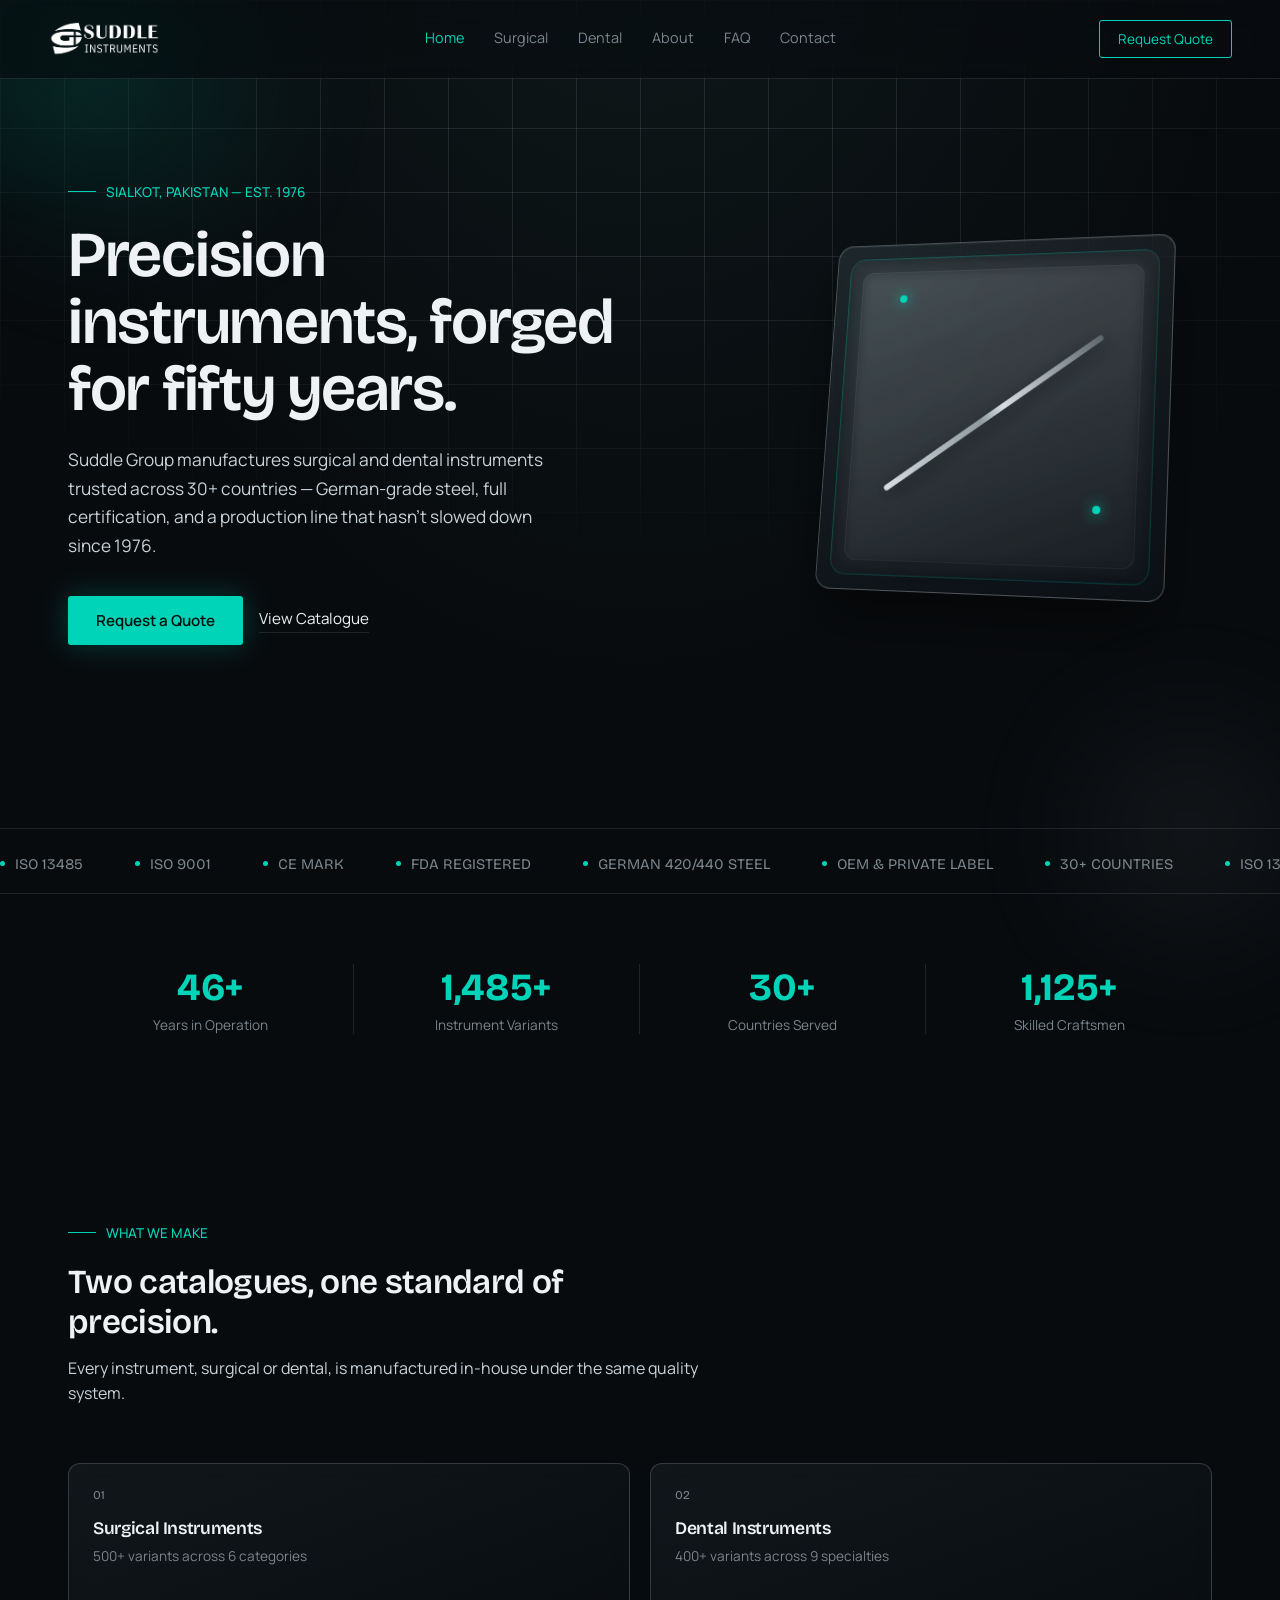
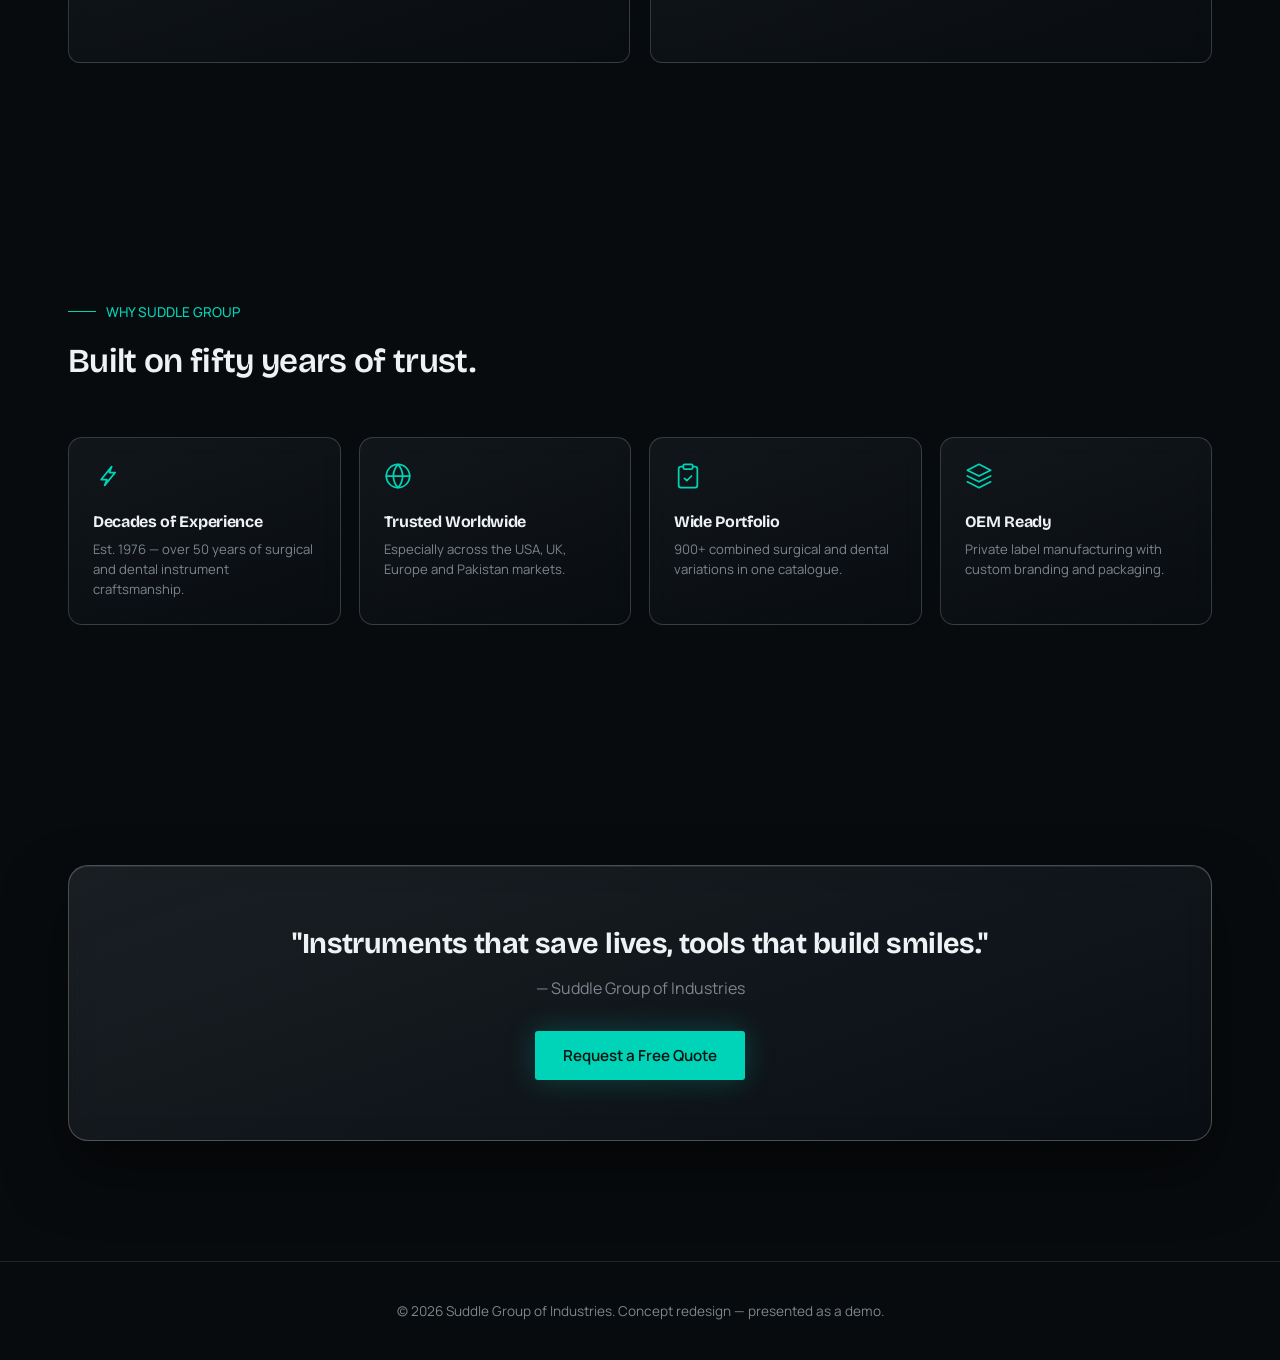
<file: index.html>
<!DOCTYPE html>
<html lang="en">
<head>
<meta charset="UTF-8">
<meta name="viewport" content="width=device-width, initial-scale=1.0">
<title>Suddle Group — Precision Since 1976</title>
<link rel="stylesheet" href="assets/style.css">
</head>
<body>
<div class="progress-bar" id="progress"></div>
<div class="grid-bg"></div>
<div class="orb orb-1"></div>
<div class="orb orb-2"></div>
<div class="cursor-glow" id="glow"></div>

<nav>
  <a href="index.html" class="logo"><img src="assets/logo.png" alt="Suddle Group" style="height:36px;"></a>
  <div class="navlinks">
    <a href="index.html" class="active">Home</a>
    <a href="surgical-instruments.html">Surgical</a>
    <a href="dental.html">Dental</a>
    <a href="about-us.html">About</a>
    <a href="faqs.html">FAQ</a>
    <a href="contact.html">Contact</a>
  </div>
  <a href="contact.html" class="navcta">Request Quote</a>
</nav>

<main>
<section class="hero" style="min-height:92vh; display:flex; align-items:center; justify-content:space-between; padding-top:120px; gap:40px;">
  <div style="max-width:560px;">
    <div class="eyebrow"><span class="line"></span>SIALKOT, PAKISTAN — EST. 1976</div>
    <h1 style="font-size:clamp(2.6rem,5vw,4.2rem); line-height:1.05; font-weight:600; margin-bottom:24px;">Precision instruments, forged for fifty years.</h1>
    <p style="color:var(--chrome); font-size:1.08rem; line-height:1.65; max-width:480px; margin-bottom:36px;">Suddle Group manufactures surgical and dental instruments trusted across 30+ countries — German-grade steel, full certification, and a production line that hasn't slowed down since 1976.</p>
    <div style="display:flex; gap:16px; align-items:center;">
      <a href="contact.html" class="btn-primary">Request a Quote</a>
      <a href="surgical-instruments.html" class="btn-ghost">View Catalogue</a>
    </div>
  </div>
  <div class="hero-right" style="perspective:1400px; width:440px; height:440px; flex-shrink:0; display:flex; align-items:center; justify-content:center;">
    <div class="glass-stage glass-strong" id="stage" style="width:360px; height:360px; position:relative; transform-style:preserve-3d; transform:rotateY(-18deg) rotateX(10deg); transition:transform .15s ease-out; border-radius:16px;">
      <div style="position:absolute; inset:0; transform:translateZ(-100px) scale(0.84); border-radius:16px; border:1px solid rgba(201,210,216,0.12); backdrop-filter:blur(6px);"></div>
      <div style="position:absolute; inset:0; transform:translateZ(-50px) scale(0.92); border-radius:16px; border:1px solid rgba(0,212,184,0.25); backdrop-filter:blur(6px);"></div>
      <div style="position:absolute; left:50%; top:50%; transform:translate(-50%,-50%) translateZ(40px) rotate(-35deg); width:270px; height:6px; border-radius:4px; background:linear-gradient(90deg,#d7dee2,#8f9aa1 45%,#d7dee2 55%,#5c666c); box-shadow:0 6px 20px rgba(0,0,0,0.6);"></div>
      <div style="position:absolute; width:8px; height:8px; border-radius:50%; background:var(--teal); box-shadow:0 0 14px var(--teal); top:15%; left:20%; transform:translateZ(60px); animation:pulseDot 2.4s ease-in-out infinite;"></div>
      <div style="position:absolute; width:8px; height:8px; border-radius:50%; background:var(--teal); box-shadow:0 0 14px var(--teal); top:75%; left:80%; transform:translateZ(60px); animation:pulseDot 2.4s ease-in-out infinite 1.2s;"></div>
    </div>
  </div>
</section>

<div class="marquee-wrap">
  <div class="marquee-track">
    <span><span class="dot"></span>ISO 13485</span><span><span class="dot"></span>ISO 9001</span><span><span class="dot"></span>CE MARK</span><span><span class="dot"></span>FDA REGISTERED</span><span><span class="dot"></span>GERMAN 420/440 STEEL</span><span><span class="dot"></span>OEM &amp; PRIVATE LABEL</span><span><span class="dot"></span>30+ COUNTRIES</span>
    <span><span class="dot"></span>ISO 13485</span><span><span class="dot"></span>ISO 9001</span><span><span class="dot"></span>CE MARK</span><span><span class="dot"></span>FDA REGISTERED</span><span><span class="dot"></span>GERMAN 420/440 STEEL</span><span><span class="dot"></span>OEM &amp; PRIVATE LABEL</span><span><span class="dot"></span>30+ COUNTRIES</span>
  </div>
</div>

<section style="padding-top:70px; padding-bottom:70px;">
  <div class="stats-strip">
    <div class="stat reveal"><div class="num" data-count="50">0</div><div class="lbl">Years in Operation</div></div>
    <div class="stat reveal"><div class="num" data-count="2000">0</div><div class="lbl">Instrument Variants</div></div>
    <div class="stat reveal"><div class="num" data-count="30">0</div><div class="lbl">Countries Served</div></div>
    <div class="stat reveal"><div class="num" data-count="1500">0</div><div class="lbl">Skilled Craftsmen</div></div>
  </div>
</section>

<section>
  <div class="sec-head reveal">
    <div class="eyebrow"><span class="line"></span>WHAT WE MAKE</div>
    <h2>Two catalogues, one standard of precision.</h2>
    <p>Every instrument, surgical or dental, is manufactured in-house under the same quality system.</p>
  </div>
  <div class="cat-grid stagger" style="grid-template-columns:repeat(2,1fr);">
    <a href="surgical-instruments.html" style="text-decoration:none; color:inherit;">
      <div class="flip-card reveal" style="height:200px;"><div class="flip-inner">
        <div class="flip-face glass"><span class="num-tag">01</span><h3>Surgical Instruments</h3><div class="sub">500+ variants across 6 categories</div></div>
        <div class="flip-face flip-back"><ul><li>Cutting &amp; dissecting</li><li>Grasping &amp; clamping</li><li>Retractors</li><li>Orthopedic instruments</li></ul></div>
      </div></div>
    </a>
    <a href="dental.html" style="text-decoration:none; color:inherit;">
      <div class="flip-card reveal" style="height:200px;"><div class="flip-inner">
        <div class="flip-face glass"><span class="num-tag">02</span><h3>Dental Instruments</h3><div class="sub">400+ variants across 9 specialties</div></div>
        <div class="flip-face flip-back"><ul><li>Extraction tools</li><li>Periodontal care</li><li>Orthodontic pliers</li><li>Implantology sets</li></ul></div>
      </div></div>
    </a>
  </div>
</section>

<section>
  <div class="sec-head reveal">
    <div class="eyebrow"><span class="line"></span>WHY SUDDLE GROUP</div>
    <h2>Built on fifty years of trust.</h2>
  </div>
  <div class="mat-grid stagger">
    <div class="mat-card glass reveal"><span class="ic"><svg viewBox="0 0 24 24"><path d="M12 15l-2 5l9-11h-5l2-5l-9 11h5z"/></svg></span><h3>Decades of Experience</h3><p>Est. 1976 — over 50 years of surgical and dental instrument craftsmanship.</p></div>
    <div class="mat-card glass reveal"><span class="ic"><svg viewBox="0 0 24 24"><circle cx="12" cy="12" r="10"/><path d="M2 12h20M12 2a15.3 15.3 0 0 1 4 10a15.3 15.3 0 0 1-4 10a15.3 15.3 0 0 1-4-10a15.3 15.3 0 0 1 4-10z"/></svg></span><h3>Trusted Worldwide</h3><p>Especially across the USA, UK, Europe and Pakistan markets.</p></div>
    <div class="mat-card glass reveal"><span class="ic"><svg viewBox="0 0 24 24"><path d="M16 4h2a2 2 0 0 1 2 2v14a2 2 0 0 1-2 2H6a2 2 0 0 1-2-2V6a2 2 0 0 1 2-2h2"/><rect x="8" y="2" width="8" height="4" rx="1" ry="1"/><path d="M9 14l2 2l4-4"/></svg></span><h3>Wide Portfolio</h3><p>900+ combined surgical and dental variations in one catalogue.</p></div>
    <div class="mat-card glass reveal"><span class="ic"><svg viewBox="0 0 24 24"><path d="M12 2L2 7l10 5l10-5l-10-5zM2 17l10 5l10-5M2 12l10 5l10-5"/></svg></span><h3>OEM Ready</h3><p>Private label manufacturing with custom branding and packaging.</p></div>
  </div>
</section>

<section style="text-align:center;">
  <div class="glass-strong reveal" style="padding:60px 40px; border-radius:20px;">
    <h2 style="font-size:1.8rem; margin-bottom:16px;">"Instruments that save lives, tools that build smiles."</h2>
    <p style="color:var(--chrome-dim); margin-bottom:32px;">— Suddle Group of Industries</p>
    <a href="contact.html" class="btn-primary">Request a Free Quote</a>
  </div>
</section>
</main>

<footer>© 2026 Suddle Group of Industries. Concept redesign — presented as a demo.</footer>

<script src="assets/app.js"></script>
<style>@keyframes pulseDot{0%,100%{opacity:.5;}50%{opacity:1;}}</style>
</body>
</html>
</file>
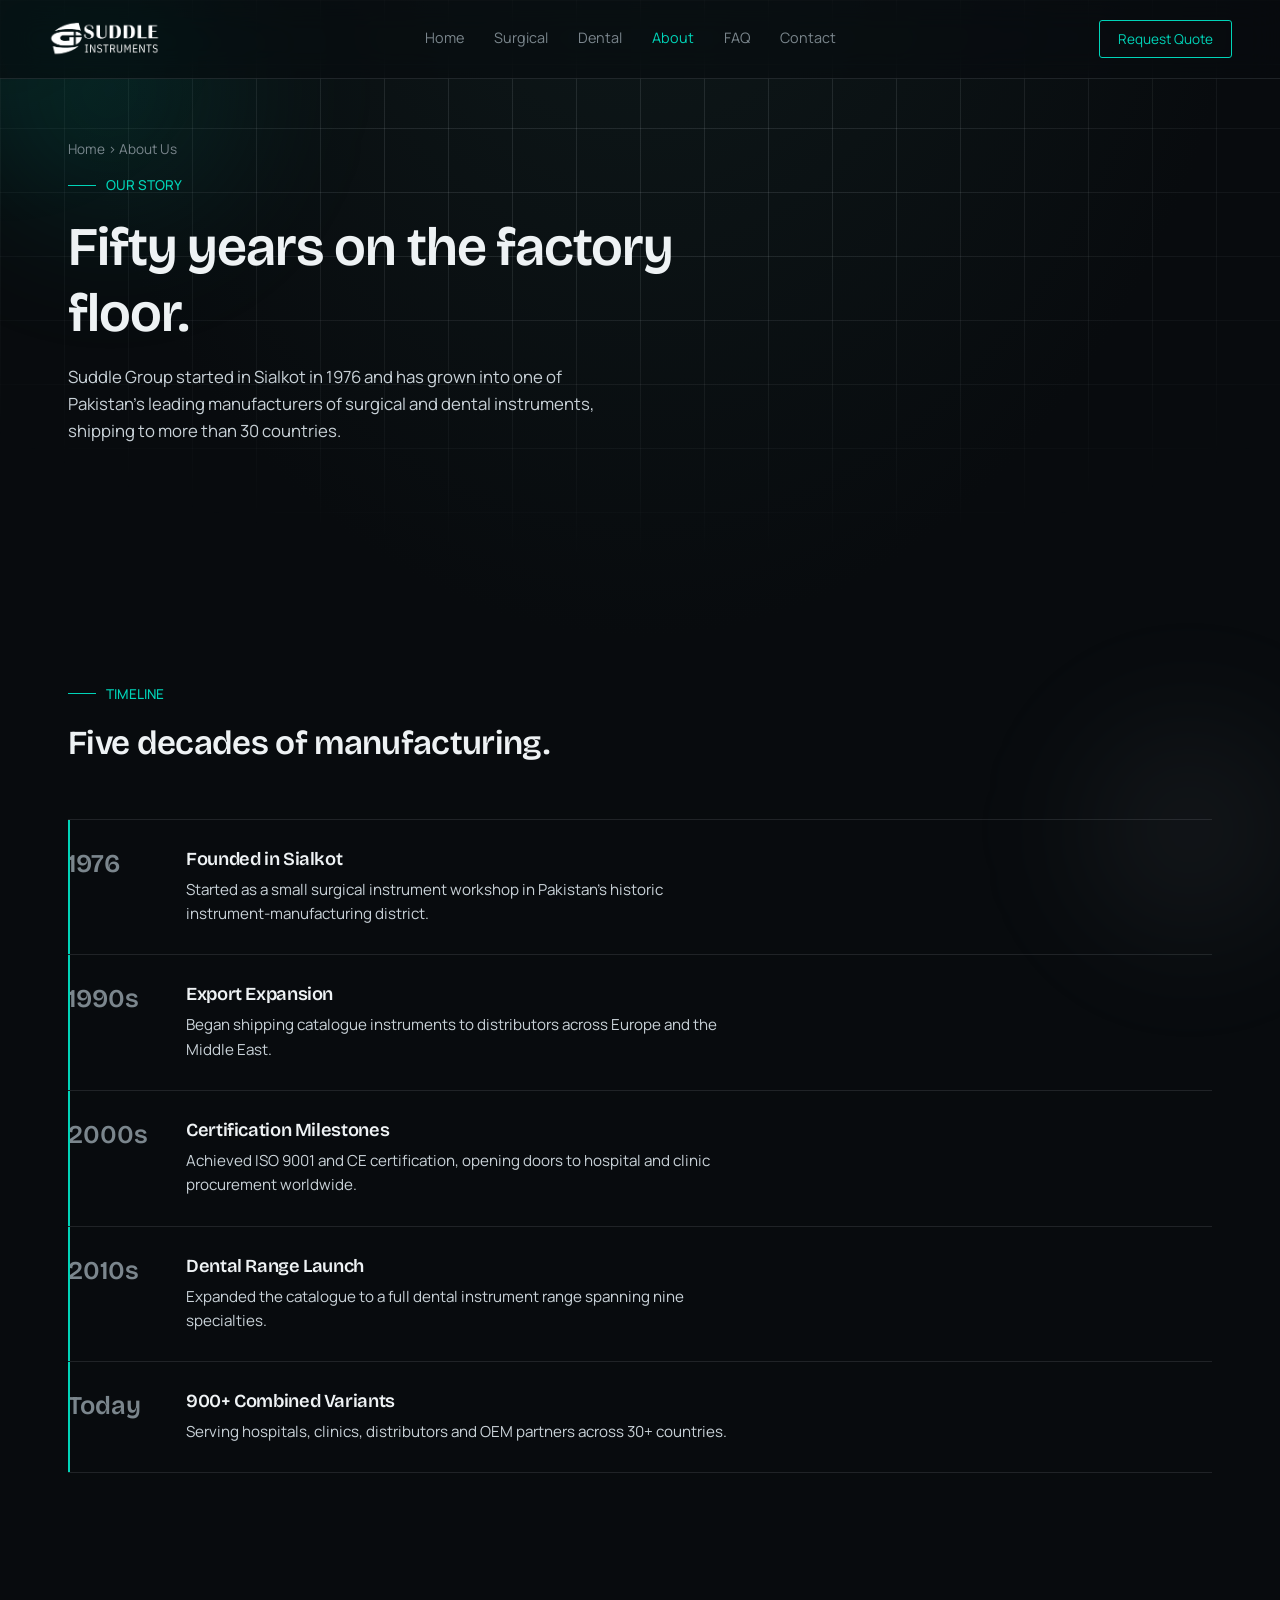
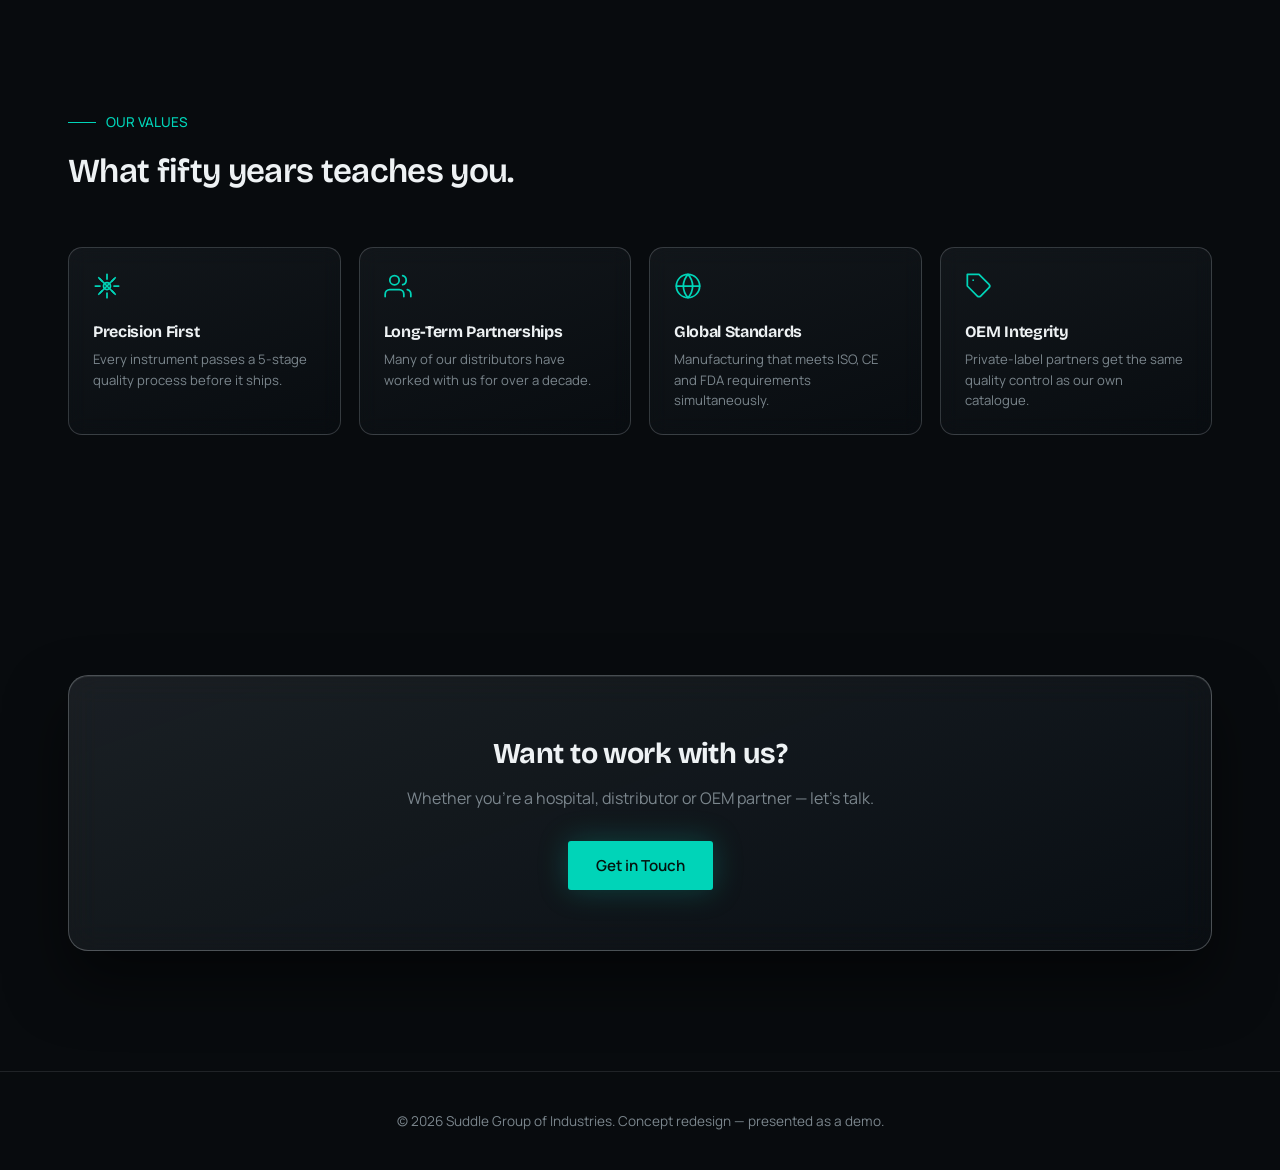
<file: about-us.html>
<!DOCTYPE html>
<html lang="en">
<head>
<meta charset="UTF-8">
<meta name="viewport" content="width=device-width, initial-scale=1.0">
<title>About Us — Suddle Group</title>
<link rel="stylesheet" href="assets/style.css">
</head>
<body>
<div class="progress-bar" id="progress"></div>
<div class="grid-bg"></div>
<div class="orb orb-1"></div>
<div class="orb orb-2"></div>
<div class="cursor-glow" id="glow"></div>

<nav>
  <a href="index.html" class="logo"><img src="assets/logo.png" alt="Suddle Group" style="height:36px;"></a>
  <div class="navlinks">
    <a href="index.html">Home</a>
    <a href="surgical-instruments.html">Surgical</a>
    <a href="dental.html">Dental</a>
    <a href="about-us.html" class="active">About</a>
    <a href="faqs.html">FAQ</a>
    <a href="contact.html">Contact</a>
  </div>
  <a href="contact.html" class="navcta">Request Quote</a>
</nav>

<main>
<section class="page-hero">
  <div class="crumb"><a href="index.html">Home</a> › About Us</div>
  <div class="eyebrow"><span class="line"></span>OUR STORY</div>
  <h1>Fifty years on the factory floor.</h1>
  <p>Suddle Group started in Sialkot in 1976 and has grown into one of Pakistan's leading manufacturers of surgical and dental instruments, shipping to more than 30 countries.</p>
</section>

<section>
  <div class="sec-head reveal">
    <div class="eyebrow"><span class="line"></span>TIMELINE</div>
    <h2>Five decades of manufacturing.</h2>
  </div>
  <div class="process-rail">
    <div class="proc-step reveal-l"><div class="proc-num">1976</div><div class="proc-body"><h3>Founded in Sialkot</h3><p>Started as a small surgical instrument workshop in Pakistan's historic instrument-manufacturing district.</p></div></div>
    <div class="proc-step reveal-l"><div class="proc-num">1990s</div><div class="proc-body"><h3>Export Expansion</h3><p>Began shipping catalogue instruments to distributors across Europe and the Middle East.</p></div></div>
    <div class="proc-step reveal-l"><div class="proc-num">2000s</div><div class="proc-body"><h3>Certification Milestones</h3><p>Achieved ISO 9001 and CE certification, opening doors to hospital and clinic procurement worldwide.</p></div></div>
    <div class="proc-step reveal-l"><div class="proc-num">2010s</div><div class="proc-body"><h3>Dental Range Launch</h3><p>Expanded the catalogue to a full dental instrument range spanning nine specialties.</p></div></div>
    <div class="proc-step reveal-l"><div class="proc-num">Today</div><div class="proc-body"><h3>900+ Combined Variants</h3><p>Serving hospitals, clinics, distributors and OEM partners across 30+ countries.</p></div></div>
  </div>
</section>

<section>
  <div class="sec-head reveal">
    <div class="eyebrow"><span class="line"></span>OUR VALUES</div>
    <h2>What fifty years teaches you.</h2>
  </div>
  <div class="mat-grid stagger">
    <div class="mat-card glass reveal"><span class="ic"><svg viewBox="0 0 24 24"><path d="M6 18L18 6M6 6l12 12"/><circle cx="12" cy="12" r="3"/><path d="M12 2v4M12 18v4M4.93 4.93l2.83 2.83M16.24 16.24l2.83 2.83M2 12h4M18 12h4M4.93 19.07l2.83-2.83M16.24 7.76l2.83-2.83"/></svg></span><h3>Precision First</h3><p>Every instrument passes a 5-stage quality process before it ships.</p></div>
    <div class="mat-card glass reveal"><span class="ic"><svg viewBox="0 0 24 24"><path d="M17 21v-2a4 4 0 0 0-4-4H5a4 4 0 0 0-4 4v2"/><circle cx="9" cy="7" r="4"/><path d="M23 21v-2a4 4 0 0 0-3-3.87M16 3.13a4 4 0 0 1 0 7.75"/></svg></span><h3>Long-Term Partnerships</h3><p>Many of our distributors have worked with us for over a decade.</p></div>
    <div class="mat-card glass reveal"><span class="ic"><svg viewBox="0 0 24 24"><circle cx="12" cy="12" r="10"/><path d="M2 12h20M12 2a15.3 15.3 0 0 1 4 10a15.3 15.3 0 0 1-4 10a15.3 15.3 0 0 1-4-10a15.3 15.3 0 0 1 4-10z"/></svg></span><h3>Global Standards</h3><p>Manufacturing that meets ISO, CE and FDA requirements simultaneously.</p></div>
    <div class="mat-card glass reveal"><span class="ic"><svg viewBox="0 0 24 24"><path d="M20.59 13.41l-7.17 7.17a2 2 0 0 1-2.83 0L2 12V2h10l8.59 8.59a2 2 0 0 1 0 2.82z"/><line x1="7" y1="7" x2="7.01" y2="7"/></svg></span><h3>OEM Integrity</h3><p>Private-label partners get the same quality control as our own catalogue.</p></div>
  </div>
</section>

<section style="text-align:center;">
  <div class="glass-strong reveal" style="padding:60px 40px; border-radius:20px;">
    <h2 style="font-size:1.8rem; margin-bottom:16px;">Want to work with us?</h2>
    <p style="color:var(--chrome-dim); margin-bottom:32px;">Whether you're a hospital, distributor or OEM partner — let's talk.</p>
    <a href="contact.html" class="btn-primary">Get in Touch</a>
  </div>
</section>
</main>

<footer>© 2026 Suddle Group of Industries. Concept redesign — presented as a demo.</footer>
<script src="assets/app.js"></script>
</body>
</html>
</file>
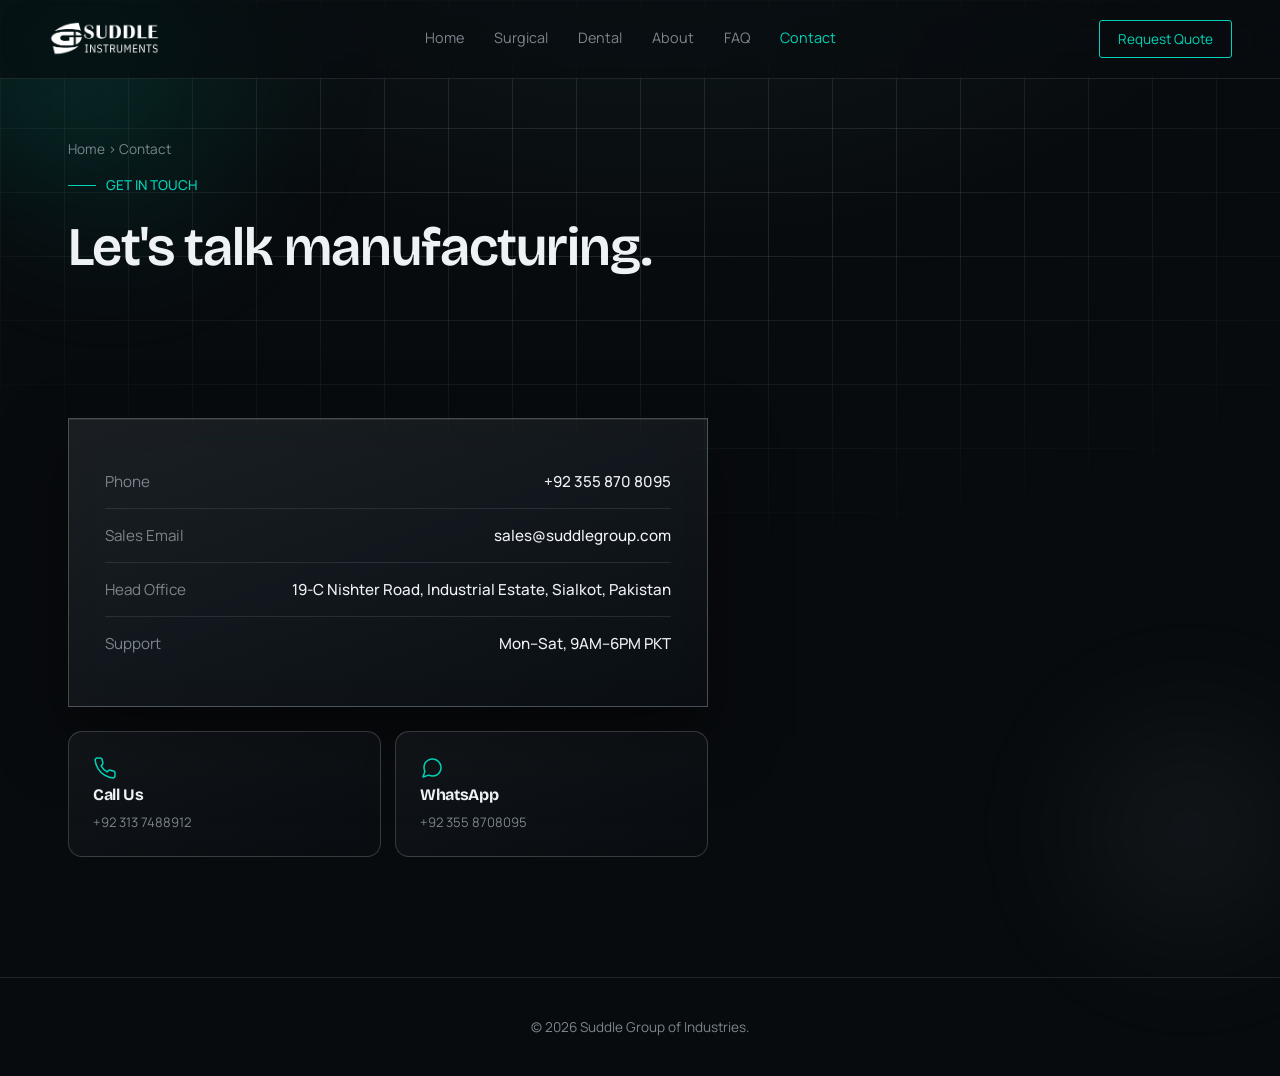
<file: contact.html>
<!DOCTYPE html>
<html lang="en">
<head>
<meta charset="UTF-8">
<meta name="viewport" content="width=device-width, initial-scale=1.0">
<title>Contact — Suddle Group</title>
<link rel="stylesheet" href="assets/style.css">
</head>
<body>
<div class="progress-bar" id="progress"></div>
<div class="grid-bg"></div>
<div class="orb orb-1"></div>
<div class="orb orb-2"></div>
<div class="cursor-glow" id="glow"></div>

<nav>
  <a href="index.html" class="logo"><img src="assets/logo.png" alt="Suddle Group" style="height:36px;"></a>
  <div class="navlinks">
    <a href="index.html">Home</a>
    <a href="surgical-instruments.html">Surgical</a>
    <a href="dental.html">Dental</a>
    <a href="about-us.html">About</a>
    <a href="faqs.html">FAQ</a>
    <a href="contact.html" class="active">Contact</a>
  </div>
  <a href="contact.html" class="navcta">Request Quote</a>
</nav>

<main>
<section class="page-hero" style="min-height:32vh;">
  <div class="crumb"><a href="index.html">Home</a> › Contact</div>
  <div class="eyebrow"><span class="line"></span>GET IN TOUCH</div>
  <h1>Let's talk manufacturing.</h1>
</section>

<section style="padding-top:0;">
  <div style="max-width:640px;">
    <div class="glass-strong contact-card reveal" style="margin-bottom:24px;">
      <div class="contact-row"><span class="k">Phone</span><span class="v">+92 355 870 8095</span></div>
      <div class="contact-row"><span class="k">Sales Email</span><span class="v">sales@suddlegroup.com</span></div>
      <div class="contact-row"><span class="k">Head Office</span><span class="v">19-C Nishter Road, Industrial Estate, Sialkot, Pakistan</span></div>
      <div class="contact-row"><span class="k">Support</span><span class="v">Mon–Sat, 9AM–6PM PKT</span></div>
    </div>
    <div class="mat-grid" style="grid-template-columns:1fr 1fr; gap:14px;">
      <div class="mat-card glass reveal"><span class="contact-icon"><svg viewBox="0 0 24 24"><path d="M22 16.92v3a2 2 0 0 1-2.18 2 19.79 19.79 0 0 1-8.63-3.07 19.5 19.5 0 0 1-6-6 19.79 19.79 0 0 1-3.07-8.67A2 2 0 0 1 4.11 2h3a2 2 0 0 1 2 1.72 12.84 12.84 0 0 0 .7 2.81 2 2 0 0 1-.45 2.11L8.09 9.91a16 16 0 0 0 6 6l1.27-1.27a2 2 0 0 1 2.11-.45 12.84 12.84 0 0 0 2.81.7A2 2 0 0 1 22 16.92z"/></svg></span><h3>Call Us</h3><p>+92 313 7488912</p></div>
      <div class="mat-card glass reveal"><span class="contact-icon"><svg viewBox="0 0 24 24"><path d="M21 11.5a8.38 8.38 0 0 1-.9 3.8 8.5 8.5 0 0 1-7.6 4.7 8.38 8.38 0 0 1-3.8-.9L3 21l1.9-5.7a8.38 8.38 0 0 1-.9-3.8 8.5 8.5 0 0 1 4.7-7.6 8.38 8.38 0 0 1 3.8-.9h.5a8.48 8.48 0 0 1 8 8v.5z"/></svg></span><h3>WhatsApp</h3><p>+92 355 8708095</p></div>
    </div>
  </div>
</section>
</main>

<footer>© 2026 Suddle Group of Industries.</footer>
<script src="assets/app.js"></script>
</body>
</html>
</file>
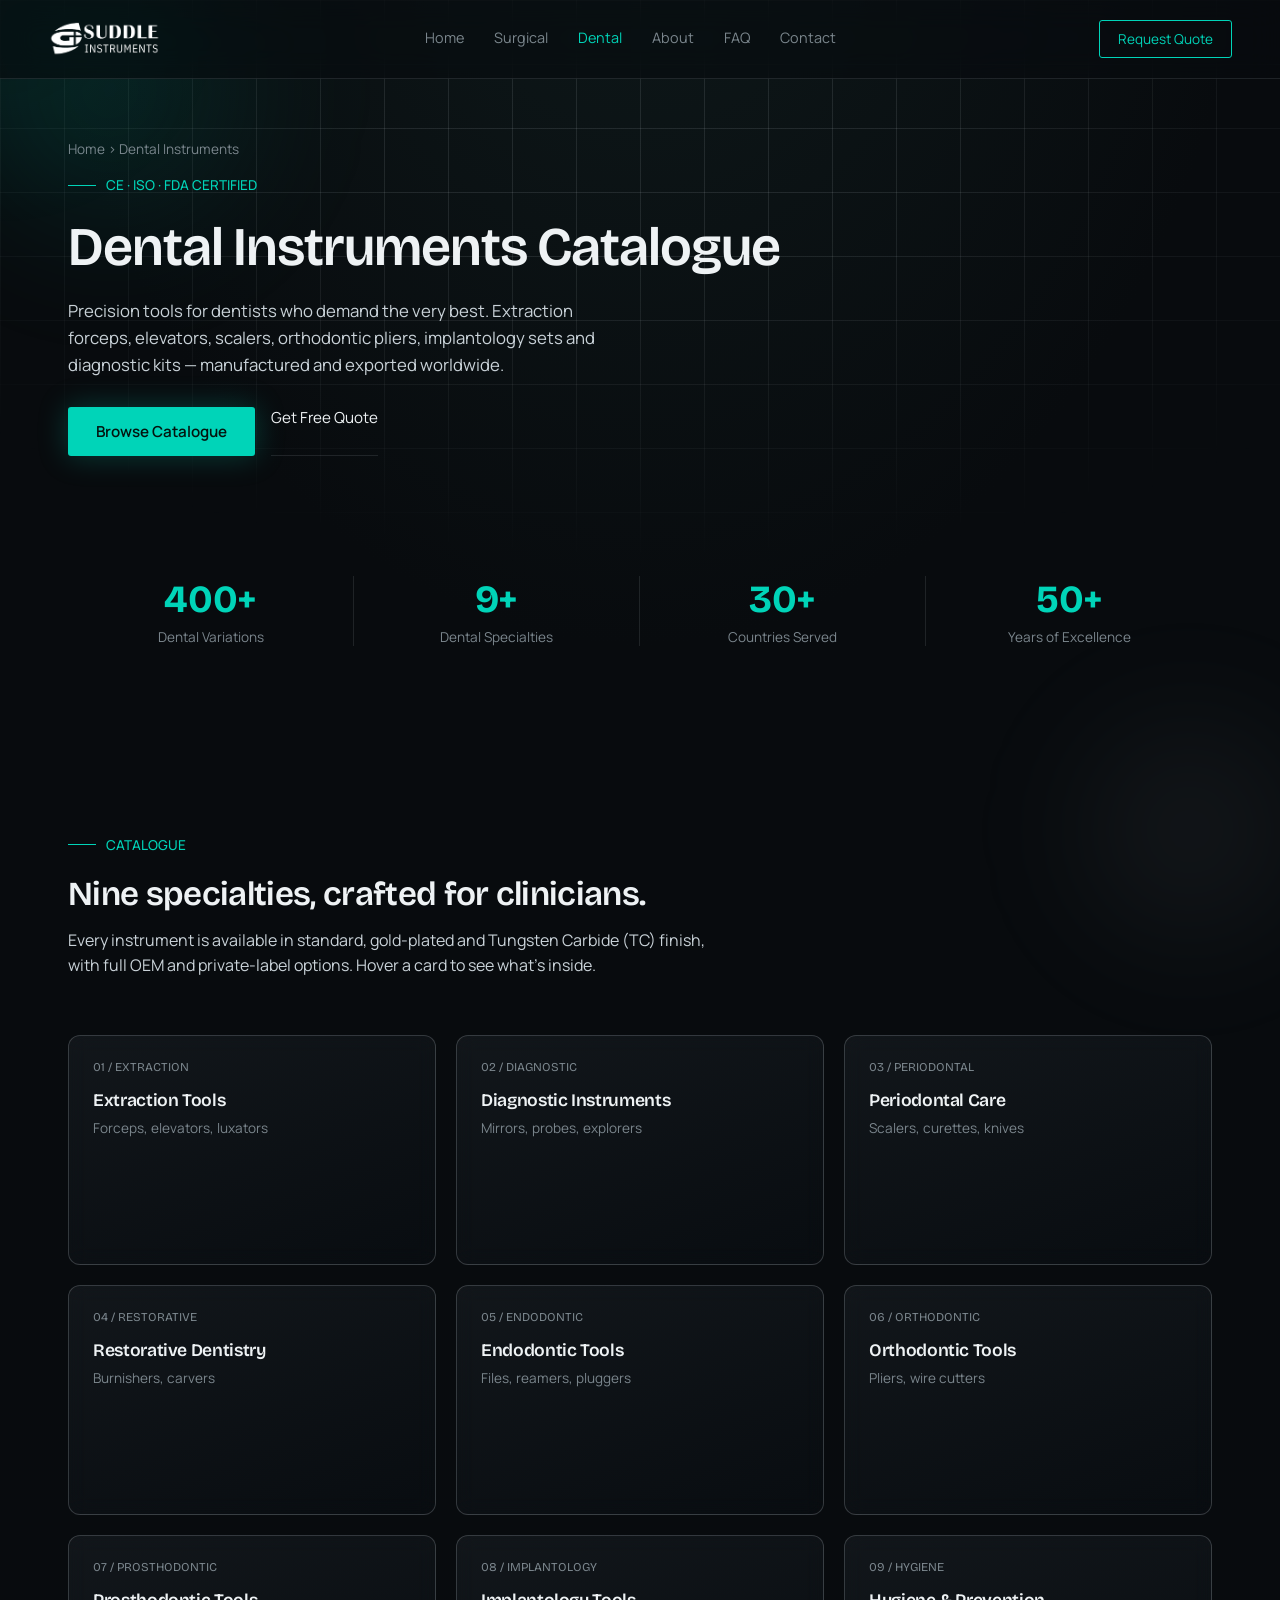
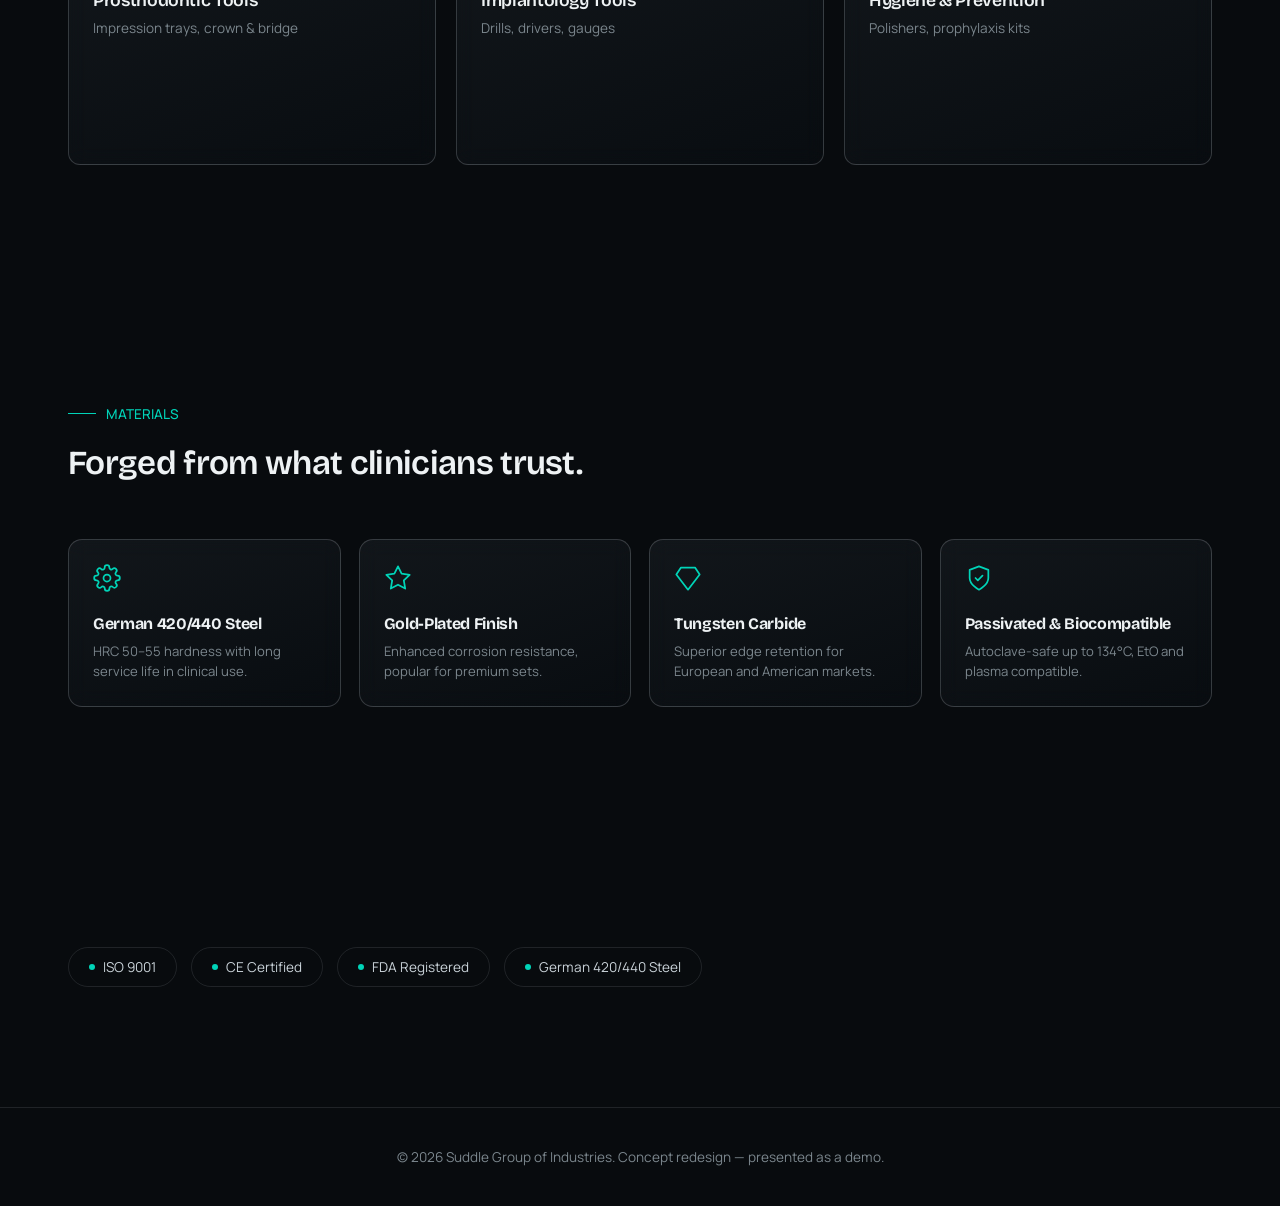
<file: dental.html>
<!DOCTYPE html>
<html lang="en">
<head>
<meta charset="UTF-8">
<meta name="viewport" content="width=device-width, initial-scale=1.0">
<title>Dental Instruments — Suddle Group</title>
<link rel="stylesheet" href="assets/style.css">
</head>
<body>
<div class="progress-bar" id="progress"></div>
<div class="grid-bg"></div>
<div class="orb orb-1"></div>
<div class="orb orb-2"></div>
<div class="cursor-glow" id="glow"></div>

<nav>
  <a href="index.html" class="logo"><img src="assets/logo.png" alt="Suddle Group" style="height:36px;"></a>
  <div class="navlinks">
    <a href="index.html">Home</a>
    <a href="surgical-instruments.html">Surgical</a>
    <a href="dental.html" class="active">Dental</a>
    <a href="about-us.html">About</a>
    <a href="faqs.html">FAQ</a>
    <a href="contact.html">Contact</a>
  </div>
  <a href="contact.html" class="navcta">Request Quote</a>
</nav>

<main>
<section class="page-hero">
  <div class="crumb"><a href="index.html">Home</a> › Dental Instruments</div>
  <div class="eyebrow"><span class="line"></span>CE · ISO · FDA CERTIFIED</div>
  <h1>Dental Instruments Catalogue</h1>
  <p>Precision tools for dentists who demand the very best. Extraction forceps, elevators, scalers, orthodontic pliers, implantology sets and diagnostic kits — manufactured and exported worldwide.</p>
  <div style="display:flex; gap:16px; margin-top:28px;">
    <a href="#catalog" class="btn-primary">Browse Catalogue</a>
    <a href="contact.html" class="btn-ghost">Get Free Quote</a>
  </div>
</section>

<section style="padding-top:0; padding-bottom:70px;">
  <div class="stats-strip">
    <div class="stat reveal"><div class="num" data-count="400">0</div><div class="lbl">Dental Variations</div></div>
    <div class="stat reveal"><div class="num" data-count="9">0</div><div class="lbl">Dental Specialties</div></div>
    <div class="stat reveal"><div class="num" data-count="30">0</div><div class="lbl">Countries Served</div></div>
    <div class="stat reveal"><div class="num" data-count="50">0</div><div class="lbl">Years of Excellence</div></div>
  </div>
</section>

<section id="catalog">
  <div class="sec-head reveal">
    <div class="eyebrow"><span class="line"></span>CATALOGUE</div>
    <h2>Nine specialties, crafted for clinicians.</h2>
    <p>Every instrument is available in standard, gold-plated and Tungsten Carbide (TC) finish, with full OEM and private-label options. Hover a card to see what's inside.</p>
  </div>
  <div class="cat-grid stagger">
    <div class="flip-card reveal"><div class="flip-inner">
      <div class="flip-face glass"><span class="num-tag">01 / EXTRACTION</span><h3>Extraction Tools</h3><div class="sub">Forceps, elevators, luxators</div></div>
      <div class="flip-face flip-back"><ul><li>Maxillary forceps</li><li>Mandibular forceps</li><li>Elevators &amp; luxators</li><li>Root tip picks</li></ul></div>
    </div></div>
    <div class="flip-card reveal"><div class="flip-inner">
      <div class="flip-face glass"><span class="num-tag">02 / DIAGNOSTIC</span><h3>Diagnostic Instruments</h3><div class="sub">Mirrors, probes, explorers</div></div>
      <div class="flip-face flip-back"><ul><li>Dental mirrors</li><li>Explorers</li><li>Periodontal probes</li><li>Diagnostic sets</li></ul></div>
    </div></div>
    <div class="flip-card reveal"><div class="flip-inner">
      <div class="flip-face glass"><span class="num-tag">03 / PERIODONTAL</span><h3>Periodontal Care</h3><div class="sub">Scalers, curettes, knives</div></div>
      <div class="flip-face flip-back"><ul><li>Hand &amp; sickle scalers</li><li>Gracey curettes</li><li>Periodontal knives</li><li>Gingivectomy tools</li></ul></div>
    </div></div>
    <div class="flip-card reveal"><div class="flip-inner">
      <div class="flip-face glass"><span class="num-tag">04 / RESTORATIVE</span><h3>Restorative Dentistry</h3><div class="sub">Burnishers, carvers</div></div>
      <div class="flip-face flip-back"><ul><li>Burnishers</li><li>Carvers</li><li>Amalgam condensers</li><li>Matrix retainers</li></ul></div>
    </div></div>
    <div class="flip-card reveal"><div class="flip-inner">
      <div class="flip-face glass"><span class="num-tag">05 / ENDODONTIC</span><h3>Endodontic Tools</h3><div class="sub">Files, reamers, pluggers</div></div>
      <div class="flip-face flip-back"><ul><li>Root canal files</li><li>Reamers</li><li>Pluggers &amp; spreaders</li><li>Gates drills</li></ul></div>
    </div></div>
    <div class="flip-card reveal"><div class="flip-inner">
      <div class="flip-face glass"><span class="num-tag">06 / ORTHODONTIC</span><h3>Orthodontic Tools</h3><div class="sub">Pliers, wire cutters</div></div>
      <div class="flip-face flip-back"><ul><li>Bracket placement pliers</li><li>Wire cutters</li><li>Band removers</li><li>Weingart pliers</li></ul></div>
    </div></div>
    <div class="flip-card reveal"><div class="flip-inner">
      <div class="flip-face glass"><span class="num-tag">07 / PROSTHODONTIC</span><h3>Prosthodontic Tools</h3><div class="sub">Impression trays, crown &amp; bridge</div></div>
      <div class="flip-face flip-back"><ul><li>Impression trays</li><li>Crown &amp; bridge removers</li><li>Crimping pliers</li><li>Wax spatulas</li></ul></div>
    </div></div>
    <div class="flip-card reveal"><div class="flip-inner">
      <div class="flip-face glass"><span class="num-tag">08 / IMPLANTOLOGY</span><h3>Implantology Tools</h3><div class="sub">Drills, drivers, gauges</div></div>
      <div class="flip-face flip-back"><ul><li>Bone drills</li><li>Implant drivers</li><li>Depth gauges</li><li>Torque wrenches</li></ul></div>
    </div></div>
    <div class="flip-card reveal"><div class="flip-inner">
      <div class="flip-face glass"><span class="num-tag">09 / HYGIENE</span><h3>Hygiene &amp; Prevention</h3><div class="sub">Polishers, prophylaxis kits</div></div>
      <div class="flip-face flip-back"><ul><li>Polishers</li><li>Prophylaxis kits</li><li>Ultrasonic tips</li><li>Hygiene sets</li></ul></div>
    </div></div>
  </div>
</section>

<section>
  <div class="sec-head reveal">
    <div class="eyebrow"><span class="line"></span>MATERIALS</div>
    <h2>Forged from what clinicians trust.</h2>
  </div>
  <div class="mat-grid stagger">
    <div class="mat-card glass reveal"><span class="ic"><svg viewBox="0 0 24 24"><circle cx="12" cy="12" r="3"/><path d="M19.4 15a1.65 1.65 0 0 0 .33 1.82l.06.06a2 2 0 0 1-2.83 2.83l-.06-.06a1.65 1.65 0 0 0-1.82-.33a1.65 1.65 0 0 0-1 1.51V21a2 2 0 0 1-4 0v-.09A1.65 1.65 0 0 0 9 19.4a1.65 1.65 0 0 0-1.82.33l-.06.06a2 2 0 0 1-2.83-2.83l.06-.06A1.65 1.65 0 0 0 4.68 15a1.65 1.65 0 0 0-1.51-1H3a2 2 0 0 1 0-4h.09A1.65 1.65 0 0 0 4.6 9a1.65 1.65 0 0 0-.33-1.82l-.06-.06a2 2 0 0 1 2.83-2.83l.06.06A1.65 1.65 0 0 0 9 4.68a1.65 1.65 0 0 0 1-1.51V3a2 2 0 0 1 4 0v.09a1.65 1.65 0 0 0 1 1.51a1.65 1.65 0 0 0 1.82-.33l.06-.06a2 2 0 0 1 2.83 2.83l-.06.06A1.65 1.65 0 0 0 19.4 9a1.65 1.65 0 0 0 1.51 1H21a2 2 0 0 1 0 4h-.09a1.65 1.65 0 0 0-1.51 1z"/></svg></span><h3>German 420/440 Steel</h3><p>HRC 50–55 hardness with long service life in clinical use.</p></div>
    <div class="mat-card glass reveal"><span class="ic"><svg viewBox="0 0 24 24"><polygon points="12 2 15.09 8.26 22 9.27 17 14.14 18.18 21.02 12 17.77 5.82 21.02 7 14.14 2 9.27 8.91 8.26 12 2"/></svg></span><h3>Gold-Plated Finish</h3><p>Enhanced corrosion resistance, popular for premium sets.</p></div>
    <div class="mat-card glass reveal"><span class="ic"><svg viewBox="0 0 24 24"><path d="M6 3h12l4 6-10 13L2 9z"/></svg></span><h3>Tungsten Carbide</h3><p>Superior edge retention for European and American markets.</p></div>
    <div class="mat-card glass reveal"><span class="ic"><svg viewBox="0 0 24 24"><path d="M12 22s8-4 8-10V5l-8-3-8 3v7c0 6 8 10 8 10z"/><path d="M9 12l2 2l4-4"/></svg></span><h3>Passivated &amp; Biocompatible</h3><p>Autoclave-safe up to 134°C, EtO and plasma compatible.</p></div>
  </div>
</section>

<section>
  <div class="cert-row reveal">
    <div class="cert-pill"><span class="dot"></span>ISO 9001</div>
    <div class="cert-pill"><span class="dot"></span>CE Certified</div>
    <div class="cert-pill"><span class="dot"></span>FDA Registered</div>
    <div class="cert-pill"><span class="dot"></span>German 420/440 Steel</div>
  </div>
</section>
</main>

<footer>© 2026 Suddle Group of Industries. Concept redesign — presented as a demo.</footer>
<script src="assets/app.js"></script>
</body>
</html>
</file>
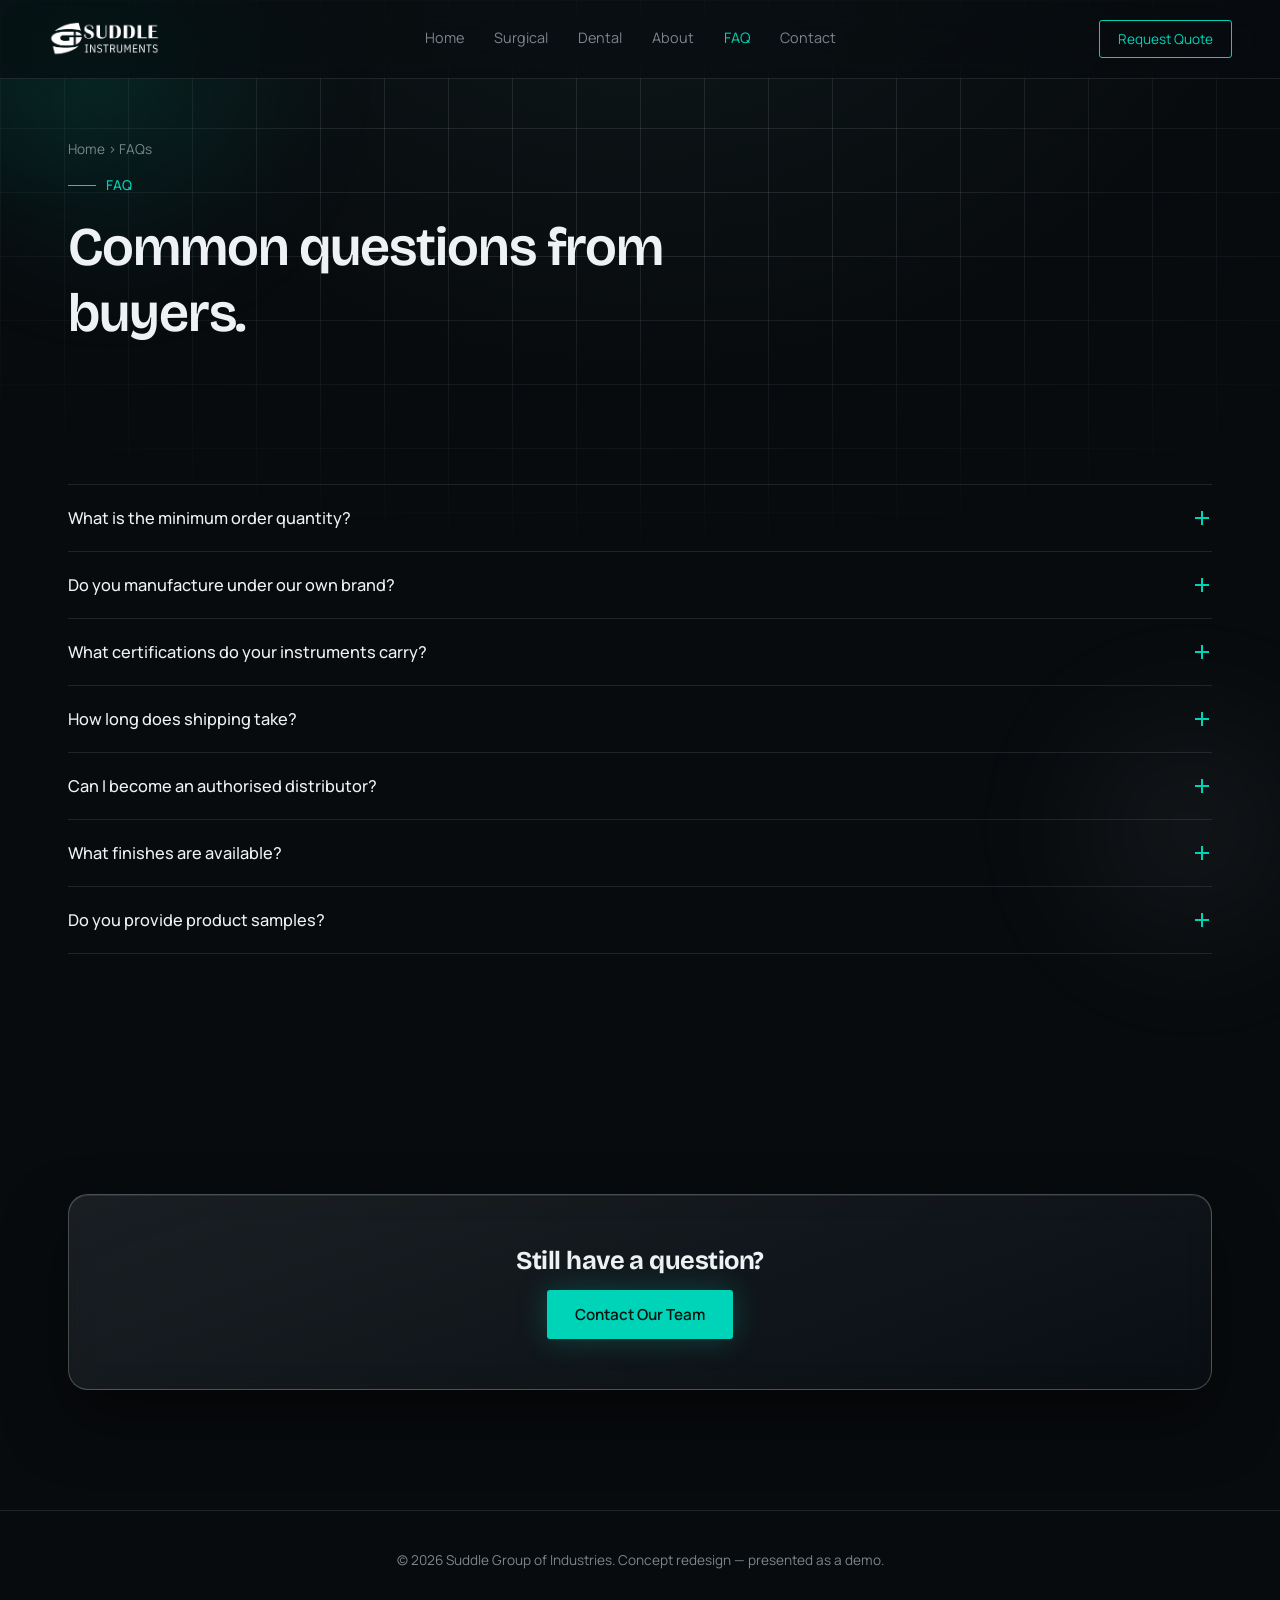
<file: faqs.html>
<!DOCTYPE html>
<html lang="en">
<head>
<meta charset="UTF-8">
<meta name="viewport" content="width=device-width, initial-scale=1.0">
<title>FAQs — Suddle Group</title>
<link rel="stylesheet" href="assets/style.css">
</head>
<body>
<div class="progress-bar" id="progress"></div>
<div class="grid-bg"></div>
<div class="orb orb-1"></div>
<div class="orb orb-2"></div>
<div class="cursor-glow" id="glow"></div>

<nav>
  <a href="index.html" class="logo"><img src="assets/logo.png" alt="Suddle Group" style="height:36px;"></a>
  <div class="navlinks">
    <a href="index.html">Home</a>
    <a href="surgical-instruments.html">Surgical</a>
    <a href="dental.html">Dental</a>
    <a href="about-us.html">About</a>
    <a href="faqs.html" class="active">FAQ</a>
    <a href="contact.html">Contact</a>
  </div>
  <a href="contact.html" class="navcta">Request Quote</a>
</nav>

<main>
<section class="page-hero" style="min-height:38vh;">
  <div class="crumb"><a href="index.html">Home</a> › FAQs</div>
  <div class="eyebrow"><span class="line"></span>FAQ</div>
  <h1>Common questions from buyers.</h1>
</section>

<section style="padding-top:0;">
  <div class="faq-list reveal">
    <div class="faq-item">
      <div class="faq-q">What is the minimum order quantity?<span class="icon"></span></div>
      <div class="faq-a"><p>Standard catalogue items start from as few as 50 pieces per instrument type. OEM and custom manufacturing typically runs 200–500 pieces depending on complexity.</p></div>
    </div>
    <div class="faq-item">
      <div class="faq-q">Do you manufacture under our own brand?<span class="icon"></span></div>
      <div class="faq-a"><p>Yes — OEM and private-label manufacturing is a core service, including custom engraving, packaging and full regulatory documentation for your target market.</p></div>
    </div>
    <div class="faq-item">
      <div class="faq-q">What certifications do your instruments carry?<span class="icon"></span></div>
      <div class="faq-a"><p>ISO 9001, CE Mark and FDA registration, with compliance to EN ISO, ASTM and DIN standards. Full documentation is provided on request.</p></div>
    </div>
    <div class="faq-item">
      <div class="faq-q">How long does shipping take?<span class="icon"></span></div>
      <div class="faq-a"><p>2–4 weeks for catalogue items, 4–8 weeks for custom OEM orders. Express air freight, standard air freight and sea freight options are all available.</p></div>
    </div>
    <div class="faq-item">
      <div class="faq-q">Can I become an authorised distributor?<span class="icon"></span></div>
      <div class="faq-a"><p>Yes — exclusive territory arrangements, distributor pricing and marketing support are available. Reach out with your company details and target market.</p></div>
    </div>
    <div class="faq-item">
      <div class="faq-q">What finishes are available?<span class="icon"></span></div>
      <div class="faq-a"><p>Standard mirror/satin finish, gold-plated finish, and Tungsten Carbide (TC) tipped instruments for extended edge retention.</p></div>
    </div>
    <div class="faq-item">
      <div class="faq-q">Do you provide product samples?<span class="icon"></span></div>
      <div class="faq-a"><p>Yes, samples can be requested through the contact form or directly via WhatsApp before placing a bulk order.</p></div>
    </div>
  </div>
</section>

<section style="text-align:center;">
  <div class="glass-strong reveal" style="padding:50px 40px; border-radius:20px;">
    <h2 style="font-size:1.6rem; margin-bottom:14px;">Still have a question?</h2>
    <a href="contact.html" class="btn-primary">Contact Our Team</a>
  </div>
</section>
</main>

<footer>© 2026 Suddle Group of Industries. Concept redesign — presented as a demo.</footer>
<script src="assets/app.js"></script>
</body>
</html>
</file>
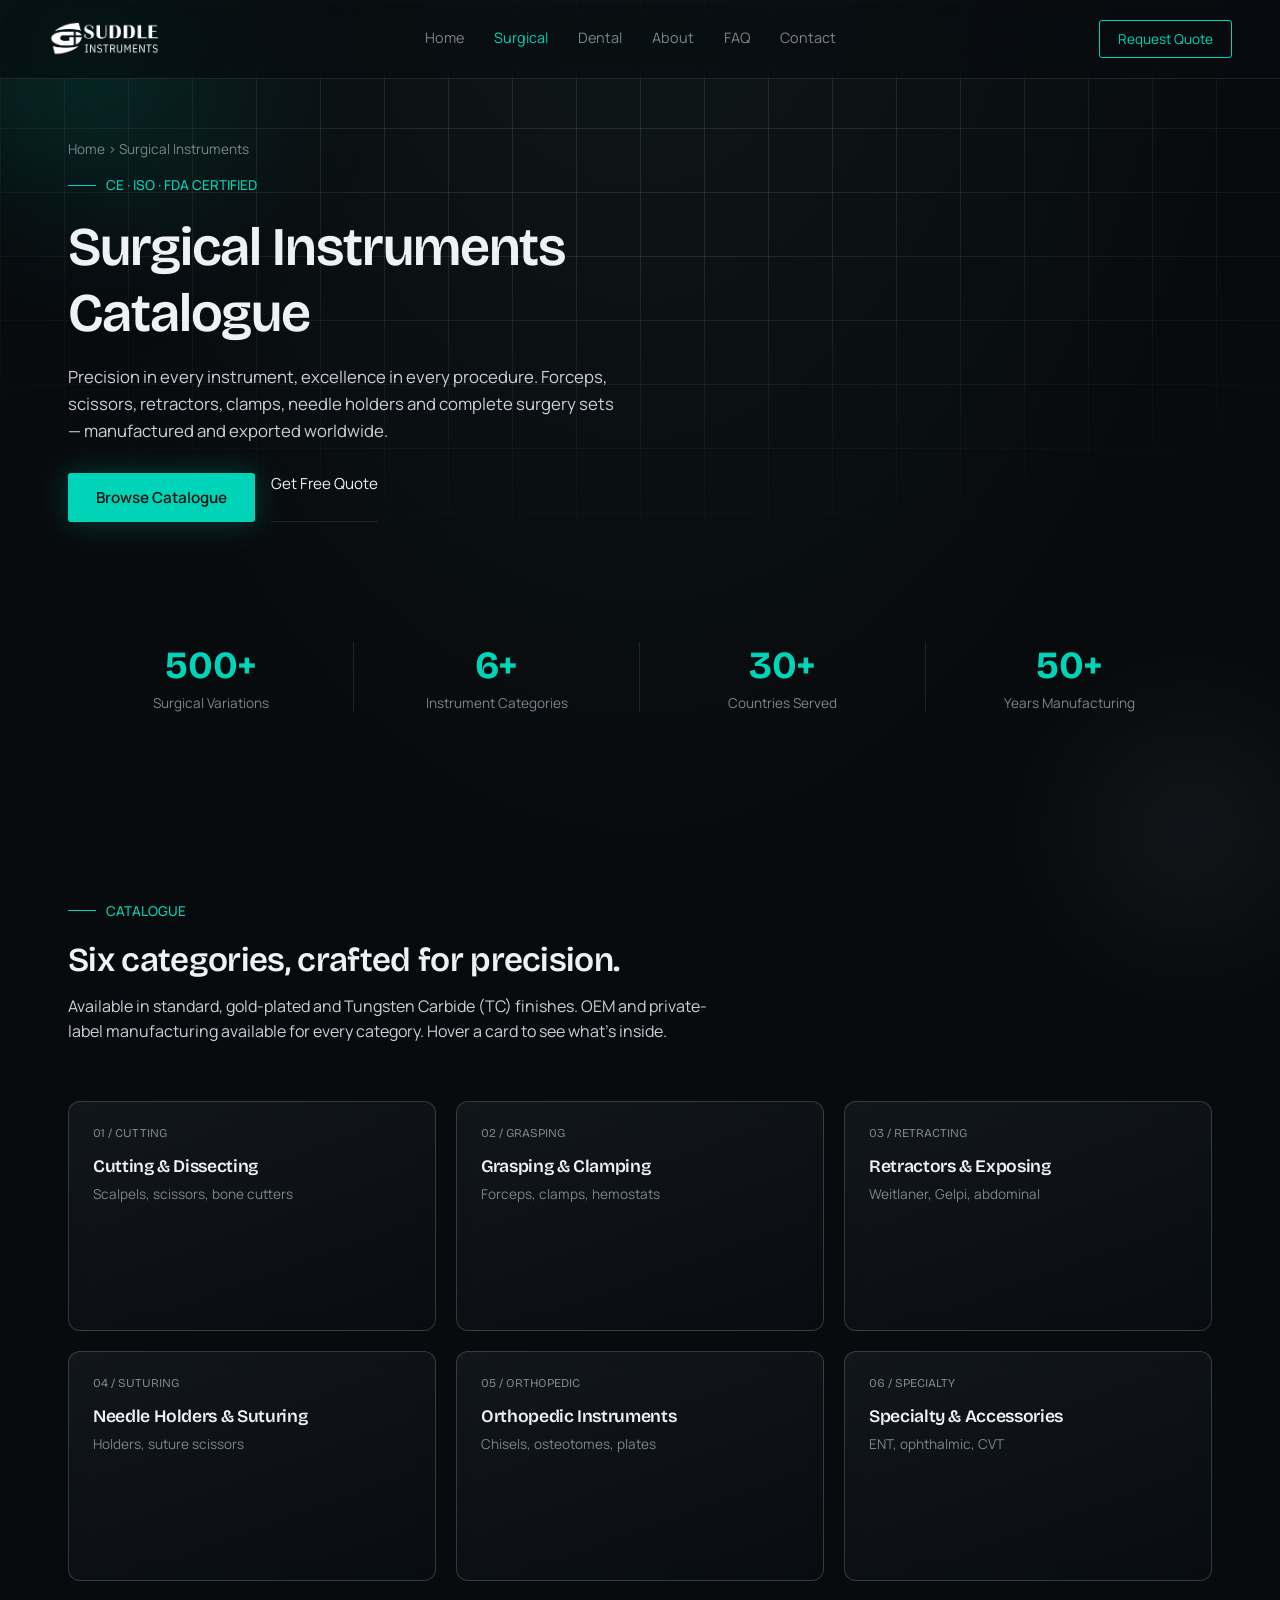
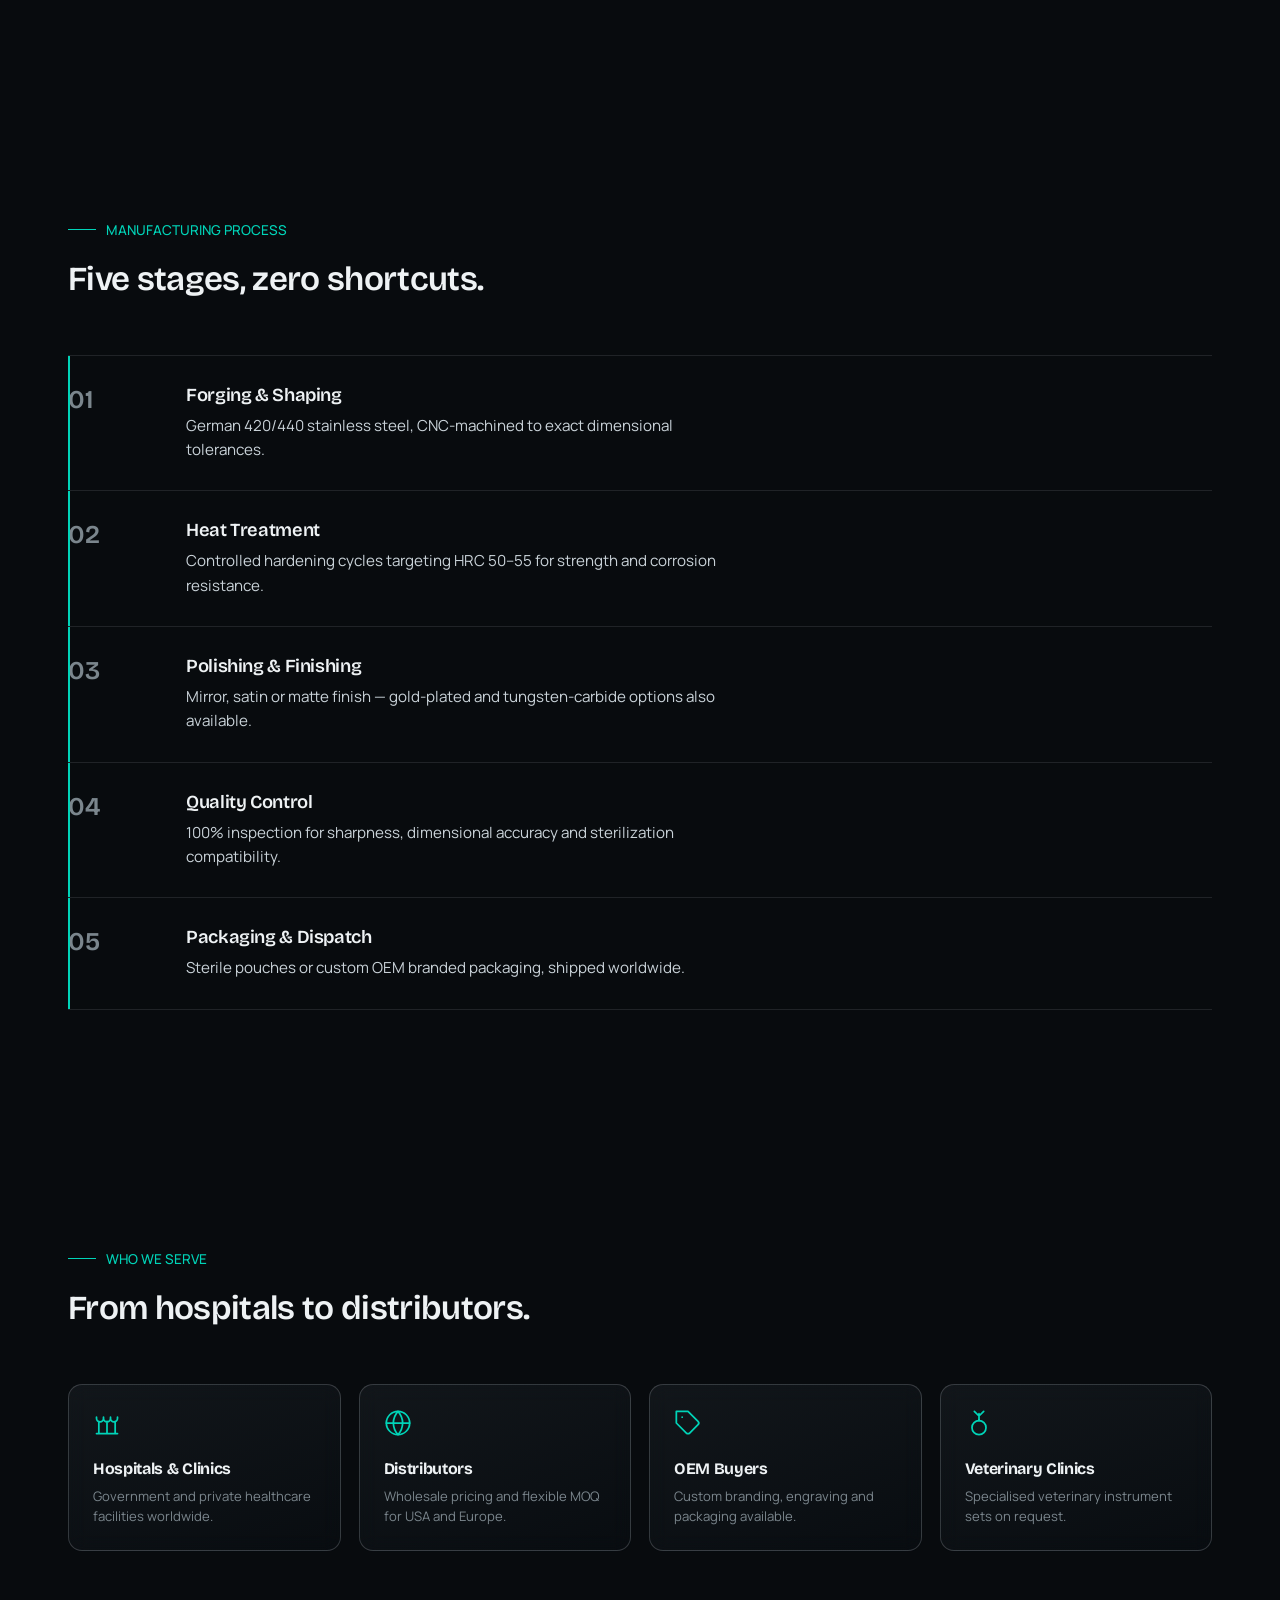
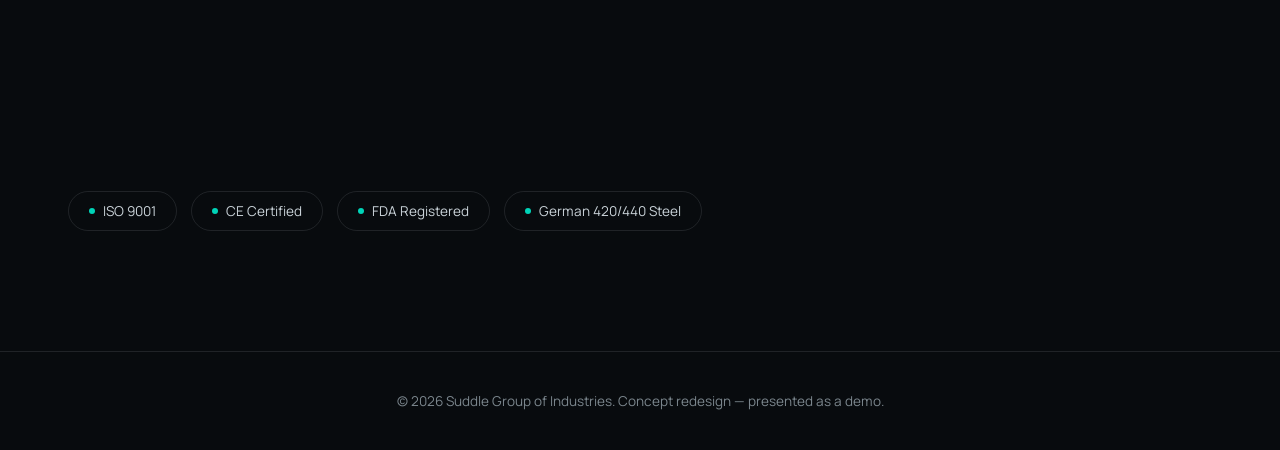
<file: surgical-instruments.html>
<!DOCTYPE html>
<html lang="en">
<head>
<meta charset="UTF-8">
<meta name="viewport" content="width=device-width, initial-scale=1.0">
<title>Surgical Instruments — Suddle Group</title>
<link rel="stylesheet" href="assets/style.css">
</head>
<body>
<div class="progress-bar" id="progress"></div>
<div class="grid-bg"></div>
<div class="orb orb-1"></div>
<div class="orb orb-2"></div>
<div class="cursor-glow" id="glow"></div>

<nav>
  <a href="index.html" class="logo"><img src="assets/logo.png" alt="Suddle Group" style="height:36px;"></a>
  <div class="navlinks">
    <a href="index.html">Home</a>
    <a href="surgical-instruments.html" class="active">Surgical</a>
    <a href="dental.html">Dental</a>
    <a href="about-us.html">About</a>
    <a href="faqs.html">FAQ</a>
    <a href="contact.html">Contact</a>
  </div>
  <a href="contact.html" class="navcta">Request Quote</a>
</nav>

<main>
<section class="page-hero">
  <div class="crumb"><a href="index.html">Home</a> › Surgical Instruments</div>
  <div class="eyebrow"><span class="line"></span>CE · ISO · FDA CERTIFIED</div>
  <h1>Surgical Instruments Catalogue</h1>
  <p>Precision in every instrument, excellence in every procedure. Forceps, scissors, retractors, clamps, needle holders and complete surgery sets — manufactured and exported worldwide.</p>
  <div style="display:flex; gap:16px; margin-top:28px;">
    <a href="#catalog" class="btn-primary">Browse Catalogue</a>
    <a href="contact.html" class="btn-ghost">Get Free Quote</a>
  </div>
</section>

<section style="padding-top:0; padding-bottom:70px;">
  <div class="stats-strip">
    <div class="stat reveal"><div class="num" data-count="500">0</div><div class="lbl">Surgical Variations</div></div>
    <div class="stat reveal"><div class="num" data-count="6" style="--x:1">0</div><div class="lbl">Instrument Categories</div></div>
    <div class="stat reveal"><div class="num" data-count="30">0</div><div class="lbl">Countries Served</div></div>
    <div class="stat reveal"><div class="num" data-count="50">0</div><div class="lbl">Years Manufacturing</div></div>
  </div>
</section>

<section id="catalog">
  <div class="sec-head reveal">
    <div class="eyebrow"><span class="line"></span>CATALOGUE</div>
    <h2>Six categories, crafted for precision.</h2>
    <p>Available in standard, gold-plated and Tungsten Carbide (TC) finishes. OEM and private-label manufacturing available for every category. Hover a card to see what's inside.</p>
  </div>
  <div class="cat-grid stagger">
    <div class="flip-card reveal"><div class="flip-inner">
      <div class="flip-face glass"><span class="num-tag">01 / CUTTING</span><h3>Cutting &amp; Dissecting</h3><div class="sub">Scalpels, scissors, bone cutters</div></div>
      <div class="flip-face flip-back"><ul><li>Scalpels &amp; blades</li><li>Bone cutters</li><li>Dissecting scissors</li><li>Operating scissors</li><li>Micro scissors</li></ul></div>
    </div></div>
    <div class="flip-card reveal"><div class="flip-inner">
      <div class="flip-face glass"><span class="num-tag">02 / GRASPING</span><h3>Grasping &amp; Clamping</h3><div class="sub">Forceps, clamps, hemostats</div></div>
      <div class="flip-face flip-back"><ul><li>Tissue forceps</li><li>Dressing forceps</li><li>Mosquito forceps</li><li>Kelly &amp; Crile clamps</li><li>Babcock clamps</li></ul></div>
    </div></div>
    <div class="flip-card reveal"><div class="flip-inner">
      <div class="flip-face glass"><span class="num-tag">03 / RETRACTING</span><h3>Retractors &amp; Exposing</h3><div class="sub">Weitlaner, Gelpi, abdominal</div></div>
      <div class="flip-face flip-back"><ul><li>Weitlaner retractors</li><li>Senn &amp; Gelpi retractors</li><li>Abdominal retractors</li><li>Rib spreaders</li><li>Army-Navy retractors</li></ul></div>
    </div></div>
    <div class="flip-card reveal"><div class="flip-inner">
      <div class="flip-face glass"><span class="num-tag">04 / SUTURING</span><h3>Needle Holders &amp; Suturing</h3><div class="sub">Holders, suture scissors</div></div>
      <div class="flip-face flip-back"><ul><li>Mayo-Hegar holders</li><li>Mathieu holders</li><li>Suture scissors</li><li>TC insert holders</li><li>Surgical staplers</li></ul></div>
    </div></div>
    <div class="flip-card reveal"><div class="flip-inner">
      <div class="flip-face glass"><span class="num-tag">05 / ORTHOPEDIC</span><h3>Orthopedic Instruments</h3><div class="sub">Chisels, osteotomes, plates</div></div>
      <div class="flip-face flip-back"><ul><li>Bone chisels</li><li>Osteotomes</li><li>Bone plates &amp; screws</li><li>Joint instruments</li><li>Mallets &amp; rasps</li></ul></div>
    </div></div>
    <div class="flip-card reveal"><div class="flip-inner">
      <div class="flip-face glass"><span class="num-tag">06 / SPECIALTY</span><h3>Specialty &amp; Accessories</h3><div class="sub">ENT, ophthalmic, CVT</div></div>
      <div class="flip-face flip-back"><ul><li>ENT instruments</li><li>Ophthalmic tools</li><li>Gynecology range</li><li>CVT instruments</li><li>Sterilization trays</li></ul></div>
    </div></div>
  </div>
</section>

<section>
  <div class="sec-head reveal">
    <div class="eyebrow"><span class="line"></span>MANUFACTURING PROCESS</div>
    <h2>Five stages, zero shortcuts.</h2>
  </div>
  <div class="process-rail">
    <div class="proc-step reveal-l"><div class="proc-num">01</div><div class="proc-body"><h3>Forging &amp; Shaping</h3><p>German 420/440 stainless steel, CNC-machined to exact dimensional tolerances.</p></div></div>
    <div class="proc-step reveal-l"><div class="proc-num">02</div><div class="proc-body"><h3>Heat Treatment</h3><p>Controlled hardening cycles targeting HRC 50–55 for strength and corrosion resistance.</p></div></div>
    <div class="proc-step reveal-l"><div class="proc-num">03</div><div class="proc-body"><h3>Polishing &amp; Finishing</h3><p>Mirror, satin or matte finish — gold-plated and tungsten-carbide options also available.</p></div></div>
    <div class="proc-step reveal-l"><div class="proc-num">04</div><div class="proc-body"><h3>Quality Control</h3><p>100% inspection for sharpness, dimensional accuracy and sterilization compatibility.</p></div></div>
    <div class="proc-step reveal-l"><div class="proc-num">05</div><div class="proc-body"><h3>Packaging &amp; Dispatch</h3><p>Sterile pouches or custom OEM branded packaging, shipped worldwide.</p></div></div>
  </div>
</section>

<section>
  <div class="sec-head reveal">
    <div class="eyebrow"><span class="line"></span>WHO WE SERVE</div>
    <h2>From hospitals to distributors.</h2>
  </div>
  <div class="mat-grid stagger">
    <div class="mat-card glass reveal"><span class="ic"><svg viewBox="0 0 24 24"><path d="M3 21h18M3 7v1a3 3 0 0 0 6 0V7m0 0v1a3 3 0 0 0 6 0V7m0 0v1a3 3 0 0 0 6 0V7M5 21V10.5M19 21V10.5M12 21V10.5"/></svg></span><h3>Hospitals &amp; Clinics</h3><p>Government and private healthcare facilities worldwide.</p></div>
    <div class="mat-card glass reveal"><span class="ic"><svg viewBox="0 0 24 24"><circle cx="12" cy="12" r="10"/><path d="M2 12h20M12 2a15.3 15.3 0 0 1 4 10a15.3 15.3 0 0 1-4 10a15.3 15.3 0 0 1-4-10a15.3 15.3 0 0 1 4-10z"/></svg></span><h3>Distributors</h3><p>Wholesale pricing and flexible MOQ for USA and Europe.</p></div>
    <div class="mat-card glass reveal"><span class="ic"><svg viewBox="0 0 24 24"><path d="M20.59 13.41l-7.17 7.17a2 2 0 0 1-2.83 0L2 12V2h10l8.59 8.59a2 2 0 0 1 0 2.82z"/><line x1="7" y1="7" x2="7.01" y2="7"/></svg></span><h3>OEM Buyers</h3><p>Custom branding, engraving and packaging available.</p></div>
    <div class="mat-card glass reveal"><span class="ic"><svg viewBox="0 0 24 24"><path d="M12 10c-3.3 0-6 2.7-6 6s2.7 6 6 6 6-2.7 6-6-2.7-6-6-6zm0 0V4M8 2l4 4l4-4"/></svg></span><h3>Veterinary Clinics</h3><p>Specialised veterinary instrument sets on request.</p></div>
  </div>
</section>

<section>
  <div class="cert-row reveal">
    <div class="cert-pill"><span class="dot"></span>ISO 9001</div>
    <div class="cert-pill"><span class="dot"></span>CE Certified</div>
    <div class="cert-pill"><span class="dot"></span>FDA Registered</div>
    <div class="cert-pill"><span class="dot"></span>German 420/440 Steel</div>
  </div>
</section>
</main>

<footer>© 2026 Suddle Group of Industries. Concept redesign — presented as a demo.</footer>
<script src="assets/app.js"></script>
</body>
</html>
</file>
<file: assets/style.css>
@import url('https://fonts.googleapis.com/css2?family=Bricolage+Grotesque:opsz,wght@12..96,400;12..96,500;12..96,600;12..96,700&family=Manrope:wght@400;500;600;700&display=swap');

:root{
  --bg: #080b0e;
  --bg-2: #0d1218;
  --chrome: #c9d2d8;
  --chrome-dim: #7b868d;
  --teal: #00d4b8;
  --teal-soft: rgba(0,212,184,0.14);
  --steel-line: rgba(201,210,216,0.12);
  --white: #eef2f4;
  --glass: rgba(201,210,216,0.06);
  --glass-edge: rgba(201,210,216,0.22);
}
*{margin:0;padding:0;box-sizing:border-box;}
html{scroll-behavior:smooth;}
body{
  background: radial-gradient(ellipse 90% 60% at 50% -10%, #0f1b1c 0%, var(--bg) 55%);
  color: var(--white);
  font-family:'Manrope',sans-serif;
  overflow-x:hidden;
  min-height:100vh;
}
h1,h2,h3,.display{font-family:'Bricolage Grotesque',sans-serif; letter-spacing:-0.02em;}
a{color:inherit;}
img{max-width:100%; display:block;}

/* ---------- background layers ---------- */
.grid-bg{
  position:fixed; inset:0; z-index:0; pointer-events:none;
  background-image: linear-gradient(var(--steel-line) 1px, transparent 1px), linear-gradient(90deg, var(--steel-line) 1px, transparent 1px);
  background-size: 64px 64px;
  mask-image: radial-gradient(ellipse 80% 55% at 50% 15%, black 25%, transparent 88%);
}
.orb{ position:fixed; border-radius:50%; filter: blur(60px); z-index:0; pointer-events:none; opacity:.5;}
.orb-1{ width:420px; height:420px; background: radial-gradient(circle, rgba(0,212,184,0.28), transparent 70%); top:-120px; left:-100px; animation: float-a 16s ease-in-out infinite;}
.orb-2{ width:340px; height:340px; background: radial-gradient(circle, rgba(201,210,216,0.16), transparent 70%); bottom:-100px; right:-80px; animation: float-b 20s ease-in-out infinite;}
@keyframes float-a{0%,100%{transform:translate(0,0);}50%{transform:translate(60px,40px);}}
@keyframes float-b{0%,100%{transform:translate(0,0);}50%{transform:translate(-50px,-30px);}}

.cursor-glow{
  position:fixed; width:460px; height:460px; border-radius:50%; pointer-events:none; z-index:2;
  background: radial-gradient(circle, rgba(0,212,184,0.07), transparent 70%);
  transform: translate(-50%,-50%); transition: opacity .3s;
}
.progress-bar{ position:fixed; top:0; left:0; height:3px; background:var(--teal); z-index:100; width:0%; box-shadow:0 0 12px var(--teal);}

/* ---------- nav ---------- */
nav{
  position:fixed; top:0; left:0; right:0; z-index:50;
  display:flex; align-items:center; justify-content:space-between; padding:20px 48px;
  background:rgba(8,11,14,0.65); backdrop-filter: blur(16px) saturate(140%);
  border-bottom:1px solid var(--steel-line);
}
.logo{font-family:'Bricolage Grotesque'; font-weight:700; font-size:1.1rem; display:flex; align-items:center; gap:10px; text-decoration:none;}
.logo .mark{width:10px;height:10px;background:var(--teal);border-radius:2px;box-shadow:0 0 12px var(--teal);}
.navlinks{display:flex; gap:30px; font-size:0.9rem; color:var(--chrome-dim);}
.navlinks a{text-decoration:none; position:relative; padding-bottom:4px; transition:color .2s;}
.navlinks a::after{content:'';position:absolute;left:0;bottom:0;height:1px;width:0;background:var(--teal);transition:width .25s;}
.navlinks a:hover{color:var(--white);}
.navlinks a:hover::after{width:100%;}
.navlinks a.active{color:var(--teal);}
.navcta{padding:9px 18px;border:1px solid var(--teal);color:var(--teal);border-radius:3px;font-size:0.85rem;text-decoration:none;transition:.2s;}
.navcta:hover{background:var(--teal);color:#04140f;}
.navlinks, .navcta{ }
@media(max-width:900px){ .navlinks{display:none;} }

/* ---------- layout ---------- */
main{ position:relative; z-index:1; }
section{ padding:120px 48px; max-width:1240px; margin:0 auto; position:relative; }
.eyebrow{color:var(--teal); font-size:0.85rem; font-weight:500; margin-bottom:20px; display:flex; align-items:center; gap:10px;}
.eyebrow .line{width:28px; height:1px; background:var(--teal);}
.sec-head{margin-bottom:56px; max-width:640px;}
.sec-head h2{font-size:2.1rem; font-weight:600; margin-bottom:14px;}
.sec-head p{color:var(--chrome); line-height:1.6;}

/* ---------- glass primitives ---------- */
.glass{
  background: linear-gradient(160deg, var(--glass), rgba(201,210,216,0.01));
  border:1px solid var(--glass-edge);
  backdrop-filter: blur(10px) saturate(140%);
  border-radius:14px;
}
.glass-strong{
  background: linear-gradient(160deg, rgba(201,210,216,0.1), rgba(201,210,216,0.02));
  border:1px solid rgba(201,210,216,0.3);
  backdrop-filter: blur(16px) saturate(160%);
  box-shadow: 0 30px 60px rgba(0,0,0,0.5), inset 0 1px 0 rgba(255,255,255,0.08);
}

/* ---------- buttons ---------- */
.btn-primary{background:var(--teal); color:#04140f; padding:14px 28px; border-radius:3px; text-decoration:none; font-weight:600; font-size:0.95rem; box-shadow:0 0 30px rgba(0,212,184,0.25); transition:transform .2s; display:inline-block;}
.btn-primary:hover{transform:translateY(-2px);}
.btn-ghost{color:var(--white); text-decoration:none; font-size:0.95rem; border-bottom:1px solid var(--steel-line); padding-bottom:3px;}

/* ---------- reveal animation ---------- */
.reveal{opacity:0; transform:translateY(28px); transition:opacity .7s ease, transform .7s ease;}
.reveal.in{opacity:1; transform:translateY(0);}
.reveal-l{opacity:0; transform:translateX(-32px); transition:opacity .7s ease, transform .7s ease;}
.reveal-l.in{opacity:1; transform:translateX(0);}
.reveal-r{opacity:0; transform:translateX(32px); transition:opacity .7s ease, transform .7s ease;}
.reveal-r.in{opacity:1; transform:translateX(0);}
.stagger .reveal:nth-child(1){transition-delay:0s;}
.stagger .reveal:nth-child(2){transition-delay:.08s;}
.stagger .reveal:nth-child(3){transition-delay:.16s;}
.stagger .reveal:nth-child(4){transition-delay:.24s;}
.stagger .reveal:nth-child(5){transition-delay:.32s;}
.stagger .reveal:nth-child(6){transition-delay:.4s;}
.stagger .reveal:nth-child(7){transition-delay:.48s;}
.stagger .reveal:nth-child(8){transition-delay:.56s;}
.stagger .reveal:nth-child(9){transition-delay:.64s;}

/* ---------- marquee ---------- */
.marquee-wrap{overflow:hidden; border-top:1px solid var(--steel-line); border-bottom:1px solid var(--steel-line); padding:20px 0; white-space:nowrap; position:relative; z-index:1;}
.marquee-track{display:inline-flex; gap:52px; animation:marquee 26s linear infinite;}
.marquee-track span{font-family:'Bricolage Grotesque'; font-size:0.92rem; color:var(--chrome-dim); display:flex; align-items:center; gap:10px;}
.marquee-track span .dot{width:5px;height:5px;border-radius:50%;background:var(--teal);}
@keyframes marquee{from{transform:translateX(0);}to{transform:translateX(-50%);}}

/* ---------- stats ---------- */
.stats-strip{display:grid; grid-template-columns:repeat(4,1fr);}
.stat{text-align:center; border-right:1px solid var(--steel-line); padding:0 12px;}
.stat:last-child{border-right:none;}
.stat .num{font-family:'Bricolage Grotesque'; font-size:2.4rem; font-weight:700; color:var(--teal);}
.stat .lbl{color:var(--chrome-dim); font-size:0.85rem; margin-top:6px;}
@media(max-width:900px){ .stats-strip{grid-template-columns:repeat(2,1fr); row-gap:24px;} }

/* ---------- flip cards ---------- */
.cat-grid{display:grid; grid-template-columns:repeat(3,1fr); gap:20px;}
.flip-card{perspective:1200px; height:230px;}
.flip-inner{position:relative; width:100%; height:100%; transform-style:preserve-3d; transition:transform .6s cubic-bezier(.2,.8,.2,1);}
.flip-card:hover .flip-inner{transform:rotateY(180deg);}
.flip-face{position:absolute; inset:0; backface-visibility:hidden; border-radius:12px; padding:24px;}
.flip-face .num-tag{font-family:'Bricolage Grotesque'; font-size:0.75rem; color:var(--chrome-dim); margin-bottom:16px; display:block;}
.flip-face h3{font-size:1.1rem; font-weight:600; margin-bottom:8px;}
.flip-face .sub{color:var(--chrome-dim); font-size:0.85rem;}
.flip-back{transform:rotateY(180deg); border-color:rgba(0,212,184,0.35); background:linear-gradient(160deg, rgba(0,212,184,0.1), rgba(0,212,184,0.02)); border:1px solid rgba(0,212,184,0.35); backdrop-filter:blur(14px);}
.flip-back ul{list-style:none; font-size:0.83rem; color:var(--chrome); line-height:1.9;}
.flip-back ul li::before{content:'— '; color:var(--teal);}
@media(max-width:900px){ .cat-grid{grid-template-columns:1fr;} }

/* ---------- process rail ---------- */
.process-rail{display:flex; flex-direction:column;}
.proc-step{display:grid; grid-template-columns:90px 1fr; gap:28px; padding:28px 0; border-top:1px solid var(--steel-line); position:relative;}
.proc-step:last-child{border-bottom:1px solid var(--steel-line);}
.proc-step::before{content:''; position:absolute; left:0; top:0; height:0; width:2px; background:var(--teal); transition:height .8s ease;}
.proc-step.in::before{height:100%;}
.proc-num{font-family:'Bricolage Grotesque'; font-size:1.6rem; color:var(--chrome-dim); font-weight:600;}
.proc-body h3{font-size:1.15rem; margin-bottom:8px; font-weight:600;}
.proc-body p{color:var(--chrome); font-size:0.95rem; line-height:1.6; max-width:560px;}

/* ---------- material / feature cards ---------- */
.mat-grid{display:grid; grid-template-columns:repeat(4,1fr); gap:18px;}
.mat-card{padding:24px; text-align:left; transition:transform .3s, border-color .3s;}
.mat-card:hover{transform:translateY(-6px); border-color:rgba(0,212,184,0.4);}
.mat-card .ic{font-size:1.6rem; margin-bottom:14px; display:block;}
.mat-card .ic svg{width:28px;height:28px;stroke:var(--teal);stroke-width:1.5;fill:none;stroke-linecap:round;stroke-linejoin:round;}
.contact-icon svg{width:24px;height:24px;stroke:var(--teal);stroke-width:1.5;fill:none;stroke-linecap:round;stroke-linejoin:round;flex-shrink:0;}
.mat-card h3{font-size:1rem; margin-bottom:8px;}
.mat-card p{color:var(--chrome-dim); font-size:0.82rem; line-height:1.55;}
@media(max-width:900px){ .mat-grid{grid-template-columns:repeat(2,1fr);} }

/* ---------- cert pills ---------- */
.cert-row{display:flex; flex-wrap:wrap; gap:14px;}
.cert-pill{border:1px solid var(--steel-line); border-radius:999px; padding:10px 20px; font-size:0.85rem; color:var(--chrome); display:flex; align-items:center; gap:8px;}
.cert-pill .dot{width:6px;height:6px;border-radius:50%;background:var(--teal);}

/* ---------- FAQ ---------- */
.faq-list{border-top:1px solid var(--steel-line);}
.faq-item{border-bottom:1px solid var(--steel-line);}
.faq-q{display:flex; justify-content:space-between; align-items:center; padding:22px 0; cursor:pointer; font-size:1.02rem; font-weight:500;}
.faq-q .icon{width:20px; height:20px; position:relative; flex-shrink:0;}
.faq-q .icon::before, .faq-q .icon::after{content:''; position:absolute; background:var(--teal); top:50%; left:50%; transform:translate(-50%,-50%);}
.faq-q .icon::before{width:14px; height:2px;}
.faq-q .icon::after{width:2px; height:14px; transition:transform .3s;}
.faq-item.open .faq-q .icon::after{transform:translate(-50%,-50%) rotate(90deg); opacity:0;}
.faq-a{max-height:0; overflow:hidden; transition:max-height .35s ease;}
.faq-a p{color:var(--chrome); font-size:0.92rem; line-height:1.6; padding-bottom:22px; max-width:640px;}

/* ---------- contact ---------- */
.contact-wrap{display:grid; grid-template-columns:1fr 1fr; gap:60px; align-items:start;}
.contact-card{padding:36px;}
.contact-row{display:flex; justify-content:space-between; padding:16px 0; border-bottom:1px solid var(--steel-line); font-size:0.95rem;}
.contact-row:last-child{border-bottom:none;}
.contact-row .k{color:var(--chrome-dim);}
.contact-row .v{color:var(--white); font-weight:500;}
.field{ margin-bottom:18px; }
.field label{ display:block; font-size:0.82rem; color:var(--chrome-dim); margin-bottom:8px;}
.field input, .field textarea, .field select{
  width:100%; background: rgba(201,210,216,0.05); border:1px solid var(--steel-line); border-radius:6px;
  padding:12px 14px; color:var(--white); font-family:'Inter'; font-size:0.92rem; outline:none; transition: border-color .2s, background .2s;
}
.field input:focus, .field textarea:focus, .field select:focus{ border-color: var(--teal); background: rgba(0,212,184,0.05);}
.field textarea{ resize:vertical; min-height:100px;}
.submit-btn{ background:var(--teal); color:#04140f; padding:13px 26px; border:none; border-radius:6px; font-weight:600; font-size:0.92rem; cursor:pointer; transition:transform .2s;}
.submit-btn:hover{ transform:translateY(-2px);}
@media(max-width:900px){ .contact-wrap{grid-template-columns:1fr;} }

/* ---------- footer ---------- */
footer{ text-align:center; padding:40px; color:var(--chrome-dim); font-size:0.85rem; border-top:1px solid var(--steel-line); position:relative; z-index:1;}

/* ---------- hero shared ---------- */
.page-hero{ min-height:52vh; display:flex; flex-direction:column; align-items:flex-start; justify-content:center; padding-top:140px;}
.page-hero h1{ font-size:clamp(2.2rem,4.5vw,3.4rem); font-weight:600; margin-bottom:18px; max-width:720px;}
.page-hero p{ color:var(--chrome); font-size:1.05rem; max-width:560px; line-height:1.6;}
.crumb{ color:var(--chrome-dim); font-size:0.85rem; margin-bottom:18px;}
.crumb a{ text-decoration:none; color:var(--chrome-dim);}
.crumb a:hover{ color:var(--teal); }
</file>
